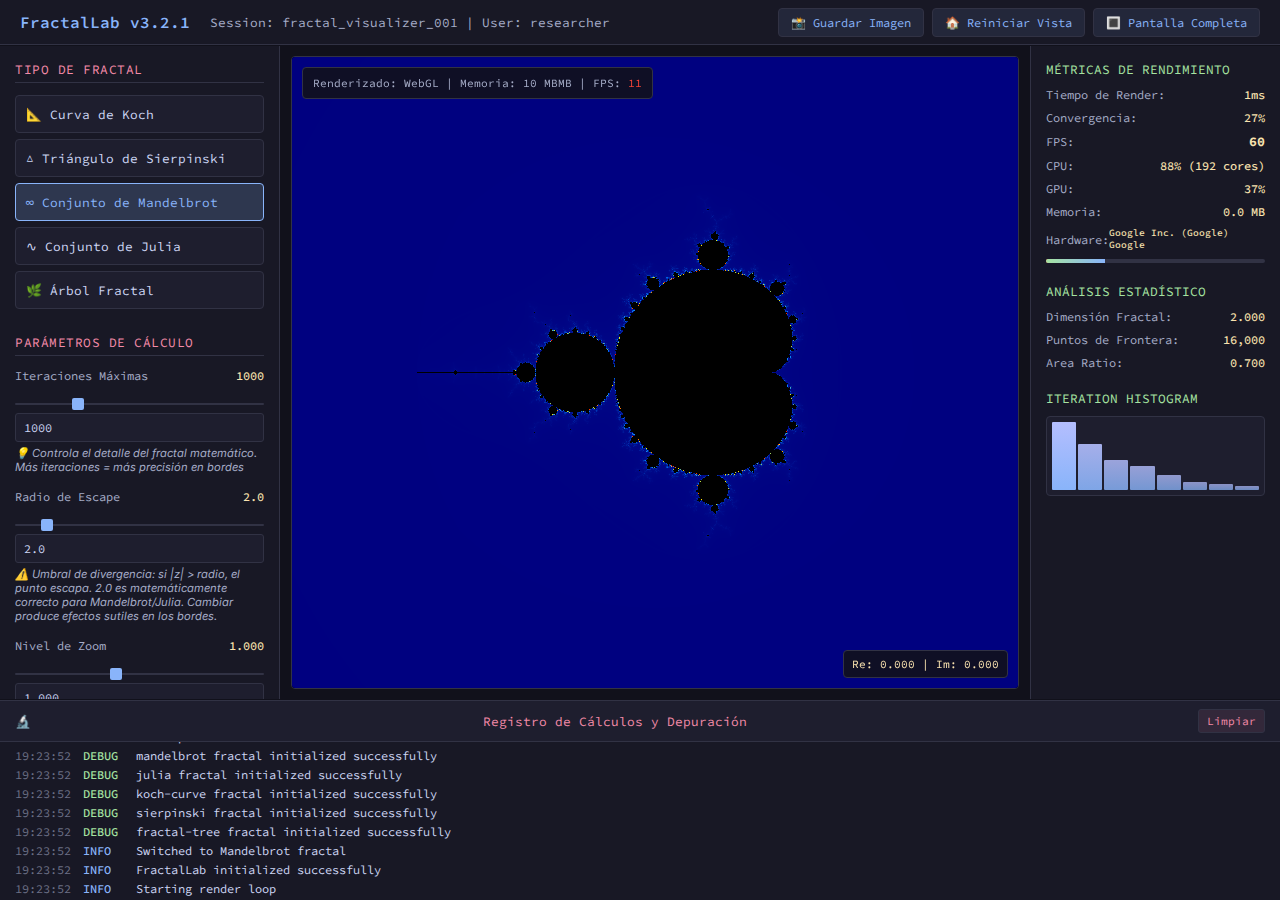
<file: index.html>
<!DOCTYPE html>
<html lang="es">
<head>
    <meta charset="UTF-8">
    <meta name="viewport" content="width=device-width, initial-scale=1.0">
    <title>FractalLab - Visualizador Interactivo de Fractales</title>
    <link rel="stylesheet" href="assets/styles/main.css">
</head>
<body>
    <div class="app-layout">
        <!-- Scientific Header -->
        <header class="header">
            <div class="header-left">
                <div class="app-title">FractalLab v3.2.1</div>
                <div class="session-info">Session: fractal_visualizer_001 | User: researcher</div>
            </div>
            <div class="header-actions">
                <button class="header-btn" id="captureBtn">📸 Guardar Imagen</button>
                <button class="header-btn" id="resetViewBtn">🏠 Reiniciar Vista</button>
                <button class="header-btn" id="fullscreenBtn">🔳 Pantalla Completa</button>
            </div>
        </header>

        <!-- Parameter Panel -->
        <aside class="params-panel">
            <div class="params-section">
                <div class="section-header">Tipo de Fractal</div>
                <div class="fractal-selector" id="fractalSelector">
                    <div class="fractal-option" data-fractal="koch-curve">
                        <span>📐</span> Curva de Koch
                    </div>
                    <div class="fractal-option" data-fractal="sierpinski">
                        <span>△</span> Triángulo de Sierpinski
                    </div>
                    <div class="fractal-option active" data-fractal="mandelbrot">
                        <span>∞</span> Conjunto de Mandelbrot
                    </div>
                    <div class="fractal-option" data-fractal="julia">
                        <span>∿</span> Conjunto de Julia
                    </div>
                    <div class="fractal-option" data-fractal="fractal-tree">
                        <span>🌿</span> Árbol Fractal
                    </div>
                </div>
            </div>

            <div class="params-section">
                <div class="section-header">Parámetros de Cálculo</div>
                
                <!-- Profundidad de Recursión - Solo para fractales geométricos -->
                <div class="param-control" id="depthControl" style="display: none;">
                    <div class="param-label">
                        Profundidad de Recursión
                        <span class="param-value" id="depth-val">1</span>
                    </div>
                    <input type="range" class="scientific-slider" min="1" max="30" value="1" id="depth">
                    <input type="text" class="param-input" value="1" id="depth-input">
                    <div class="param-hint">💡 Máx 30. Valores altos pueden bajar el rendimiento.</div>
                </div>
                
                <div class="param-control" id="iterationsControl">
                    <div class="param-label">
                        Iteraciones Máximas
                        <span class="param-value" id="iter-val">1000</span>
                    </div>
                    <input type="range" class="scientific-slider" min="50" max="4000" value="1000" id="iterations">
                    <input type="text" class="param-input" value="1000" id="iter-input">
                    <div class="param-hint">💡 Controla el detalle del fractal matemático. Más iteraciones = más precisión en bordes</div>
                </div>

                <div class="param-control" id="radiusControl">
                    <div class="param-label">
                        Radio de Escape
                        <span class="param-value" id="radius-val">2.0</span>
                    </div>
                    <input type="range" class="scientific-slider" min="1" max="10" step="0.1" value="2" id="radius">
                    <input type="text" class="param-input" value="2.0" id="radius-input">
                    <div class="param-hint">⚠️ Umbral de divergencia: si |z| > radio, el punto escapa. 2.0 es matemáticamente correcto para Mandelbrot/Julia. Cambiar produce efectos sutiles en los bordes.</div>
                </div>

                <div class="param-control">
                    <div class="param-label">
                        Nivel de Zoom
                        <span class="param-value" id="zoom-val">1.0e+0</span>
                    </div>
                    <input type="range" class="scientific-slider" min="-10" max="15" step="0.1" value="0" id="zoom">
                    <input type="text" class="param-input" value="1.0" id="zoom-input">
                </div>
            </div>

            <!-- Sección de colores eliminada -->

            <div class="params-section">
                <div class="section-header">Calidad y Rendimiento</div>
                
                <div class="param-control">
                    <div class="param-label">
                        Calidad de Renderizado
                        <span class="param-value" id="quality-val">Alto</span>
                    </div>
                    <select class="quality-select" id="quality">
                        <option value="0.25">Muy Bajo (0.25x)</option>
                        <option value="0.5">Bajo (0.5x)</option>
                        <option value="0.6">Bajo+ (0.6x)</option>
                        <option value="0.75">Medio- (0.75x)</option>
                        <option value="0.8">Medio (0.8x)</option>
                        <option value="0.9">Medio+ (0.9x)</option>
                        <option value="1.0" selected>Alto (1.0x)</option>
                        <option value="1.1">Alto+ (1.1x)</option>
                        <option value="1.25">Super (1.25x)</option>
                        <option value="1.4">Super+ (1.4x)</option>
                        <option value="1.5">Ultra (1.5x)</option>
                        <option value="1.6">Ultra+ (1.6x)</option>
                        <option value="1.75">Ultra++ (1.75x)</option>
                        <option value="2.0">Extremo (2.0x)</option>
                        <option value="2.5">Extremo+ (2.5x)</option>
                        <option value="3.0">Máximo (3.0x)</option>
                        <option value="3.5">Máximo+ (3.5x)</option>
                        <option value="4.0">Insano (4.0x)</option>
                        <option value="5.0">Overkill (5.0x)</option>
                        <option value="6.0">Anti-Pixel (6.0x)</option>
                        <option value="8.0">Zoom Extremo (8.0x)</option>
                        <option value="10.0">Zoom Insano (10.0x)</option>
                    </select>
                    <div class="param-hint">💡 Niveles altos eliminan pixelación pero consumen más GPU</div>
                </div>


            </div>

            <div class="params-section">
                <div class="section-header">Controles de Transformación</div>
                <div class="transform-matrix">
                    <button class="matrix-btn" data-action="move" data-dir="nw">↖</button>
                    <button class="matrix-btn" data-action="move" data-dir="n">↑</button>
                    <button class="matrix-btn" data-action="move" data-dir="ne">↗</button>
                    <button class="matrix-btn" data-action="move" data-dir="w">←</button>
                    <button class="matrix-btn" data-action="reset">⌂</button>
                    <button class="matrix-btn" data-action="move" data-dir="e">→</button>
                    <button class="matrix-btn" data-action="move" data-dir="sw">↙</button>
                    <button class="matrix-btn" data-action="move" data-dir="s">↓</button>
                    <button class="matrix-btn" data-action="move" data-dir="se">↘</button>
                </div>
                
                <div class="param-control" style="margin-top: 15px;">
                    <div class="param-label">Centro X</div>
                    <input type="text" class="param-input" value="-0.5" id="center-x">
                </div>
                
                <div class="param-control">
                    <div class="param-label">Centro Y</div>
                    <input type="text" class="param-input" value="0.0" id="center-y">
                </div>

                <div class="param-control">
                    <div class="param-label">
                        Rotación (°)
                        <span class="param-value" id="rotation-val">0</span>
                    </div>
                    <input type="range" class="scientific-slider" min="0" max="360" value="0" id="rotation">
                    <input type="text" class="param-input" value="0" id="rotation-input">
                </div>
            </div>

            <div class="params-section" id="juliaParams" style="display: none;">
                <div class="section-header">Parámetros del Conjunto de Julia</div>
                <div class="param-control">
                    <div class="param-label">Constante C (Real)</div>
                    <input type="text" class="param-input" value="-0.7" id="julia-c-real">
                </div>
                <div class="param-control">
                    <div class="param-label">Constante C (Imaginaria)</div>
                    <input type="text" class="param-input" value="0.27015" id="julia-c-imag">
                </div>
            </div>
        </aside>

        <!-- Canvas Area -->
        <main class="canvas-area">
            <div class="viewport">
                <canvas id="fractalCanvas" class="fractal-canvas"></canvas>
                
            <!-- Controles flotantes para modo fullscreen -->
            <div class="fullscreen-controls" id="fullscreenControls" style="display: none;">
                <button class="fullscreen-btn" id="captureFullscreenBtn" title="Guardar una imagen PNG del fractal actual">📸 Guardar Imagen</button>
                <button class="fullscreen-btn" id="resetFullscreenBtn" title="Reinicia el centro, zoom y rotación a los valores iniciales">🏠 Reiniciar Vista</button>
                <button class="fullscreen-btn" id="fullscreenToggleBtn" title="Salir del modo pantalla completa">🔲 Salir Fullscreen</button>
            </div>
            
            <div class="viewport-info">
                Renderizado: WebGL | Memoria: <span id="memoryUsage">0</span>MB | FPS: <span id="fpsCounter">60</span>
            </div>                <!-- Performance Warning for extreme zooms -->
                <div class="performance-warning" id="performanceWarning" style="display: none; position: absolute; top: 10px; right: 10px; background: rgba(255, 165, 0, 0.9); color: black; padding: 10px; border-radius: 5px; font-weight: bold; z-index: 1000;">
                    ⚠️ Zoom extremo - Renderizado lento pero sin pixelación
                </div>
                
                <!-- Zoom Tips -->
                <div class="zoom-tips" id="zoomTips" style="display: none; position: absolute; top: 50px; right: 10px; background: rgba(0, 200, 0, 0.9); color: white; padding: 10px; border-radius: 5px; font-size: 12px; z-index: 1000; max-width: 300px;">
                    <div class="tip-text">
                        💡 <strong>Tip de Zoom Infinito:</strong><br>
                        Si ves pixelación, aumenta las iteraciones manualmente.<br>
                        Más iteraciones = más detalles visibles.
                    </div>
                    <div style="margin-top: 8px;">
                        <button id="autoFixIterations" onclick="window.autoFixIterations()" style="background: #4CAF50; border: none; color: white; padding: 4px 12px; margin-right: 5px; border-radius: 3px; cursor: pointer; font-size: 11px;">🔧 Auto-Fix</button>
                        <button onclick="document.getElementById('zoomTips').style.display='none'" style="background: none; border: 1px solid white; color: white; padding: 2px 8px; border-radius: 3px; cursor: pointer; font-size: 11px;">Entendido</button>
                    </div>
                </div>
                
                <div class="coordinates" id="coords">
                    Re: 0.000 | Im: 0.000
                </div>
            </div>
        </main>

        <!-- Data Panel -->
        <aside class="data-panel">
            <div class="data-section">
                <div class="data-header">MÉTRICAS DE RENDIMIENTO</div>
                <div class="metric-item">
                    <span class="metric-label">Tiempo de Render:</span>
                    <span class="metric-value" id="renderTime">0.0ms</span>
                </div>
                <div class="metric-item">
                    <span class="metric-label">Convergencia:</span>
                    <span class="metric-value" id="convergence">85%</span>
                </div>
                <div class="metric-item">
                    <span class="metric-label">FPS:</span>
                    <span class="metric-value" id="fpsCounter" style="font-weight: bold; font-size: 1.1em;">60</span>
                </div>
                <div class="metric-item">
                    <span class="metric-label">CPU:</span>
                    <span class="metric-value" id="cpuUsage">0% (0 cores)</span>
                </div>
                <div class="metric-item">
                    <span class="metric-label">GPU:</span>
                    <span class="metric-value" id="gpuUsage">0%</span>
                </div>
                <div class="metric-item">
                    <span class="metric-label">Memoria:</span>
                    <span class="metric-value" id="memoryUsage">0.0 MB</span>
                </div>
                <div class="metric-item">
                    <span class="metric-label">Hardware:</span>
                    <span class="metric-value" id="gpuInfo" style="font-size: 0.8em;">Detectando...</span>
                </div>
                <div class="progress-bar">
                    <div class="progress-fill" id="progressFill" style="transition: width 0.3s ease, background-color 0.3s ease;"></div>
                </div>
            </div>

            <div class="data-section">
                <div class="data-header">Análisis Estadístico</div>
                <div class="metric-item">
                    <span class="metric-label">Dimensión Fractal:</span>
                    <span class="metric-value" id="fractalDimension">0.000</span>
                </div>
                <div class="metric-item">
                    <span class="metric-label">Puntos de Frontera:</span>
                    <span class="metric-value" id="boundaryPoints">0</span>
                </div>
                <div class="metric-item">
                    <span class="metric-label">Area Ratio:</span>
                    <span class="metric-value" id="areaRatio">0.000</span>
                </div>
            </div>

            <div class="data-section">
                <div class="data-header">Iteration Histogram</div>
                <div class="data-graph" id="iterationGraph">
                    <!-- Bars will be generated dynamically -->
                </div>
            </div>
        </aside>

        <!-- Console -->
        <footer class="console">
            <div class="console-header">
                <span>🔬</span>
                Registro de Cálculos y Depuración
                <button class="console-clear" id="clearConsole">Limpiar</button>
            </div>
            <div class="console-content" id="consoleContent">
                <!-- Log entries will be added dynamically -->
            </div>
        </footer>
    </div>

    <!-- Scripts -->
    <script src="src/utils/webgl-utils.js"></script>
    <script src="src/utils/math-utils.js"></script>
    <script src="src/utils/transform-utils.js"></script>
    <script src="src/fractals/base-fractal.js"></script>
    <script src="src/fractals/mandelbrot.js"></script>
    <script src="src/fractals/julia.js"></script>
    <script src="src/fractals/koch-curve.js"></script>
    <script src="src/fractals/sierpinski.js"></script>
    <script src="src/fractals/fractal-tree.js"></script>
    <script src="src/ui/controls.js"></script>
    <script src="src/ui/console.js"></script>
    <script src="src/ui/performance-monitor.js"></script>
    <script src="src/app.js"></script>
    
    <!-- Initialize Application -->
    <script>
        console.log('Starting FractalLab initialization...');
        
        // Wait for DOM to be fully loaded
        document.addEventListener('DOMContentLoaded', async () => {
            console.log('DOM loaded, initializing app...');
            
            try {
                const app = new FractalApp();
                window.fractalApp = app; // Make it globally accessible for debugging
                
                const success = await app.initialize();
                if (success) {
                    console.log('✅ FractalLab initialized successfully');
                    app.start();
                } else {
                    console.error('❌ Failed to initialize FractalLab');
                }
            } catch (error) {
                console.error('❌ Error during initialization:', error);
            }
        });
    </script>
        <script>
            // Auto-fix iterations function
            window.autoFixIterations = function() {
                if (window.app && window.app.currentFractal) {
                    const zoom = window.app.currentFractal.parameters.zoom;
                    const quality = window.app.qualitySettings.renderScale;
                    
                    // Calculate recommended iterations
                    let recommendedIterations;
                    if (zoom < 1000) {
                        recommendedIterations = Math.floor(zoom * 3 * quality);
                    } else if (zoom < 10000) {
                        recommendedIterations = Math.floor(zoom * 1.5 * quality);
                    } else {
                        recommendedIterations = Math.floor(zoom * 0.8 * quality);
                    }
                    
                    recommendedIterations = Math.min(recommendedIterations, 15000);
                    recommendedIterations = Math.max(recommendedIterations, 100);
                    
                    // Apply the fix
                    window.app.currentFractal.updateParameters({ maxIterations: recommendedIterations });
                    
                    // Update UI
                    const iterationSlider = document.getElementById('maxIterations');
                    const iterationValue = document.getElementById('iterations-val');
                    if (iterationSlider) iterationSlider.value = recommendedIterations;
                    if (iterationValue) iterationValue.textContent = recommendedIterations;
                    
                    // Hide the tip
                    document.getElementById('zoomTips').style.display = 'none';
                    
                    console.log(`🔧 Auto-fix aplicado: ${recommendedIterations} iteraciones para zoom ${zoom.toFixed(1)}x`);
                }
            };
        </script>
    </body>
</html>
</file>
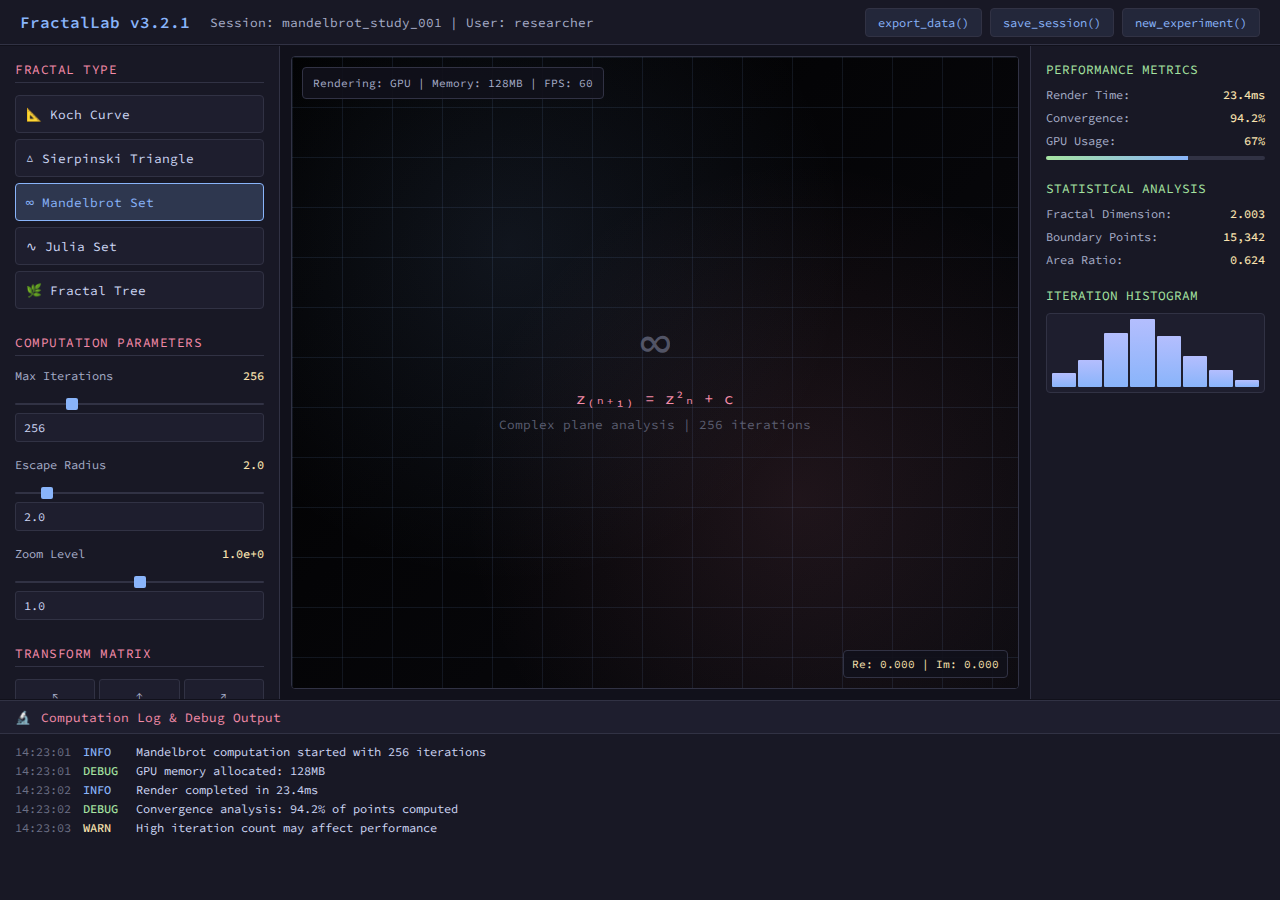
<file: app-scientific.html>
<!DOCTYPE html>
<html lang="es">
<head>
    <meta charset="UTF-8">
    <meta name="viewport" content="width=device-width, initial-scale=1.0">
    <title>FractalLab - Interfaz Científica</title>
    <style>
        @import url('https://fonts.googleapis.com/css2?family=Source+Code+Pro:wght@400;500;600&family=Inter:wght@400;500;600&display=swap');
        
        * {
            margin: 0;
            padding: 0;
            box-sizing: border-box;
        }

        body {
            font-family: 'Inter', sans-serif;
            background: #1e1e2e;
            color: #cdd6f4;
            height: 100vh;
            overflow: hidden;
        }

        .app-layout {
            display: grid;
            grid-template-areas:
                "header header header"
                "params canvas data"
                "console console console";
            grid-template-columns: 280px 1fr 250px;
            grid-template-rows: 45px 1fr 200px;
            height: 100vh;
            gap: 1px;
            background: #11111b;
        }

        /* Scientific Header */
        .header {
            grid-area: header;
            background: #181825;
            border-bottom: 1px solid #313244;
            display: flex;
            align-items: center;
            justify-content: space-between;
            padding: 0 20px;
        }

        .header-left {
            display: flex;
            align-items: center;
            gap: 20px;
        }

        .app-title {
            font-family: 'Source Code Pro', monospace;
            font-weight: 600;
            color: #89b4fa;
            font-size: 1rem;
        }

        .session-info {
            font-family: 'Source Code Pro', monospace;
            font-size: 0.8rem;
            color: #a6adc8;
        }

        .header-actions {
            display: flex;
            gap: 8px;
        }

        .header-btn {
            background: rgba(137, 180, 250, 0.1);
            border: 1px solid #313244;
            color: #89b4fa;
            padding: 6px 12px;
            font-family: 'Source Code Pro', monospace;
            font-size: 0.75rem;
            border-radius: 4px;
            cursor: pointer;
            transition: all 0.2s;
        }

        .header-btn:hover {
            background: rgba(137, 180, 250, 0.2);
            border-color: #89b4fa;
        }

        /* Parameter Panel */
        .params-panel {
            grid-area: params;
            background: #181825;
            border-right: 1px solid #313244;
            padding: 15px;
            overflow-y: auto;
        }

        .params-section {
            margin-bottom: 25px;
        }

        .section-header {
            font-family: 'Source Code Pro', monospace;
            font-size: 0.8rem;
            color: #f38ba8;
            text-transform: uppercase;
            letter-spacing: 0.5px;
            margin-bottom: 12px;
            padding-bottom: 5px;
            border-bottom: 1px solid #313244;
        }

        .fractal-selector {
            display: flex;
            flex-direction: column;
            gap: 6px;
        }

        .fractal-option {
            background: #1e1e2e;
            border: 1px solid #313244;
            color: #cdd6f4;
            padding: 10px;
            border-radius: 4px;
            cursor: pointer;
            transition: all 0.2s;
            font-family: 'Source Code Pro', monospace;
            font-size: 0.8rem;
            display: flex;
            align-items: center;
            gap: 8px;
        }

        .fractal-option:hover {
            border-color: #89b4fa;
            background: rgba(137, 180, 250, 0.1);
        }

        .fractal-option.active {
            background: rgba(137, 180, 250, 0.2);
            border-color: #89b4fa;
            color: #89b4fa;
        }

        .param-control {
            margin-bottom: 15px;
        }

        .param-label {
            font-family: 'Source Code Pro', monospace;
            font-size: 0.75rem;
            color: #a6adc8;
            margin-bottom: 6px;
            display: flex;
            justify-content: space-between;
            align-items: center;
        }

        .param-value {
            color: #f9e2af;
            font-weight: 500;
        }

        .scientific-slider {
            width: 100%;
            height: 2px;
            background: #313244;
            border-radius: 1px;
            outline: none;
            -webkit-appearance: none;
            appearance: none;
        }

        .scientific-slider::-webkit-slider-thumb {
            appearance: none;
            width: 12px;
            height: 12px;
            background: #89b4fa;
            border-radius: 2px;
            cursor: pointer;
        }

        .param-input {
            background: #1e1e2e;
            border: 1px solid #313244;
            color: #cdd6f4;
            padding: 6px 8px;
            border-radius: 3px;
            font-family: 'Source Code Pro', monospace;
            font-size: 0.75rem;
            width: 100%;
            margin-top: 4px;
        }

        .param-input:focus {
            outline: none;
            border-color: #89b4fa;
        }

        .transform-matrix {
            display: grid;
            grid-template-columns: 1fr 1fr 1fr;
            gap: 4px;
        }

        .matrix-btn {
            background: #1e1e2e;
            border: 1px solid #313244;
            color: #a6adc8;
            padding: 8px 4px;
            border-radius: 3px;
            cursor: pointer;
            font-family: 'Source Code Pro', monospace;
            font-size: 0.7rem;
            transition: all 0.2s;
        }

        .matrix-btn:hover {
            background: rgba(137, 180, 250, 0.1);
            border-color: #89b4fa;
            color: #89b4fa;
        }

        /* Canvas Area */
        .canvas-area {
            grid-area: canvas;
            background: #11111b;
            position: relative;
            display: flex;
            align-items: center;
            justify-content: center;
        }

        .viewport {
            width: calc(100% - 20px);
            height: calc(100% - 20px);
            background: #000000;
            border: 1px solid #313244;
            border-radius: 4px;
            position: relative;
            overflow: hidden;
        }

        .fractal-display {
            width: 100%;
            height: 100%;
            background: 
                radial-gradient(circle at 30% 30%, rgba(137, 180, 250, 0.1) 0%, transparent 50%),
                radial-gradient(circle at 70% 70%, rgba(243, 139, 168, 0.1) 0%, transparent 50%),
                linear-gradient(135deg, #000000 0%, #0a0a0f 100%);
            display: flex;
            align-items: center;
            justify-content: center;
            position: relative;
        }

        .grid-overlay {
            position: absolute;
            top: 0;
            left: 0;
            width: 100%;
            height: 100%;
            background-image: 
                linear-gradient(rgba(137, 180, 250, 0.1) 1px, transparent 1px),
                linear-gradient(90deg, rgba(137, 180, 250, 0.1) 1px, transparent 1px);
            background-size: 50px 50px;
            pointer-events: none;
        }

        .fractal-preview {
            text-align: center;
            color: #6c7086;
            font-family: 'Source Code Pro', monospace;
        }

        .preview-icon {
            font-size: 3rem;
            margin-bottom: 15px;
            opacity: 0.7;
        }

        .preview-equation {
            font-size: 1rem;
            margin-bottom: 8px;
            color: #f38ba8;
        }

        .preview-stats {
            font-size: 0.8rem;
            opacity: 0.8;
        }

        .viewport-info {
            position: absolute;
            top: 10px;
            left: 10px;
            background: rgba(17, 17, 27, 0.9);
            padding: 8px 10px;
            border-radius: 4px;
            font-family: 'Source Code Pro', monospace;
            font-size: 0.7rem;
            color: #a6adc8;
            border: 1px solid #313244;
        }

        .coordinates {
            position: absolute;
            bottom: 10px;
            right: 10px;
            background: rgba(17, 17, 27, 0.9);
            padding: 6px 8px;
            border-radius: 4px;
            font-family: 'Source Code Pro', monospace;
            font-size: 0.7rem;
            color: #f9e2af;
            border: 1px solid #313244;
        }

        /* Data Panel */
        .data-panel {
            grid-area: data;
            background: #181825;
            border-left: 1px solid #313244;
            padding: 15px;
            overflow-y: auto;
        }

        .data-section {
            margin-bottom: 20px;
        }

        .data-header {
            font-family: 'Source Code Pro', monospace;
            font-size: 0.8rem;
            color: #a6e3a1;
            margin-bottom: 10px;
            text-transform: uppercase;
        }

        .metric-item {
            display: flex;
            justify-content: space-between;
            align-items: center;
            margin-bottom: 8px;
            font-family: 'Source Code Pro', monospace;
            font-size: 0.75rem;
        }

        .metric-label {
            color: #a6adc8;
        }

        .metric-value {
            color: #f9e2af;
            font-weight: 500;
        }

        .progress-bar {
            width: 100%;
            height: 4px;
            background: #313244;
            border-radius: 2px;
            overflow: hidden;
            margin: 8px 0;
        }

        .progress-fill {
            height: 100%;
            background: linear-gradient(90deg, #a6e3a1, #89b4fa);
            width: 65%;
            transition: width 0.3s;
        }

        .data-graph {
            background: #1e1e2e;
            border: 1px solid #313244;
            border-radius: 4px;
            height: 80px;
            display: flex;
            align-items: end;
            padding: 5px;
            gap: 2px;
        }

        .graph-bar {
            flex: 1;
            background: linear-gradient(to top, #89b4fa, #b4befe);
            border-radius: 1px;
        }

        /* Console */
        .console {
            grid-area: console;
            background: #181825;
            border-top: 1px solid #313244;
            display: flex;
            flex-direction: column;
        }

        .console-header {
            background: #1e1e2e;
            border-bottom: 1px solid #313244;
            padding: 8px 15px;
            font-family: 'Source Code Pro', monospace;
            font-size: 0.8rem;
            color: #f38ba8;
            display: flex;
            align-items: center;
            gap: 10px;
        }

        .console-content {
            flex: 1;
            padding: 10px 15px;
            overflow-y: auto;
            font-family: 'Source Code Pro', monospace;
            font-size: 0.75rem;
        }

        .log-entry {
            margin-bottom: 4px;
            display: flex;
            gap: 8px;
        }

        .log-time {
            color: #6c7086;
            min-width: 60px;
        }

        .log-level {
            min-width: 45px;
            font-weight: 500;
        }

        .log-level.info { color: #89b4fa; }
        .log-level.warn { color: #f9e2af; }
        .log-level.error { color: #f38ba8; }
        .log-level.debug { color: #a6e3a1; }

        .log-message {
            color: #cdd6f4;
        }

        /* Responsive */
        @media (max-width: 1200px) {
            .app-layout {
                grid-template-columns: 250px 1fr 220px;
            }
        }
    </style>
</head>
<body>
    <div class="app-layout">
        <!-- Scientific Header -->
        <header class="header">
            <div class="header-left">
                <div class="app-title">FractalLab v3.2.1</div>
                <div class="session-info">Session: mandelbrot_study_001 | User: researcher</div>
            </div>
            <div class="header-actions">
                <button class="header-btn">export_data()</button>
                <button class="header-btn">save_session()</button>
                <button class="header-btn">new_experiment()</button>
            </div>
        </header>

        <!-- Parameter Panel -->
        <aside class="params-panel">
            <div class="params-section">
                <div class="section-header">Fractal Type</div>
                <div class="fractal-selector">
                    <div class="fractal-option">
                        <span>📐</span> Koch Curve
                    </div>
                    <div class="fractal-option">
                        <span>△</span> Sierpinski Triangle
                    </div>
                    <div class="fractal-option active">
                        <span>∞</span> Mandelbrot Set
                    </div>
                    <div class="fractal-option">
                        <span>∿</span> Julia Set
                    </div>
                    <div class="fractal-option">
                        <span>🌿</span> Fractal Tree
                    </div>
                </div>
            </div>

            <div class="params-section">
                <div class="section-header">Computation Parameters</div>
                
                <div class="param-control">
                    <div class="param-label">
                        Max Iterations
                        <span class="param-value" id="iter-val">256</span>
                    </div>
                    <input type="range" class="scientific-slider" min="50" max="1000" value="256" id="iterations">
                    <input type="text" class="param-input" value="256" id="iter-input">
                </div>

                <div class="param-control">
                    <div class="param-label">
                        Escape Radius
                        <span class="param-value" id="radius-val">2.0</span>
                    </div>
                    <input type="range" class="scientific-slider" min="1" max="10" step="0.1" value="2" id="radius">
                    <input type="text" class="param-input" value="2.0" id="radius-input">
                </div>

                <div class="param-control">
                    <div class="param-label">
                        Zoom Level
                        <span class="param-value" id="zoom-val">1.0e+0</span>
                    </div>
                    <input type="range" class="scientific-slider" min="-5" max="5" step="0.1" value="0" id="zoom">
                    <input type="text" class="param-input" value="1.0" id="zoom-input">
                </div>
            </div>

            <div class="params-section">
                <div class="section-header">Transform Matrix</div>
                <div class="transform-matrix">
                    <button class="matrix-btn">↖</button>
                    <button class="matrix-btn">↑</button>
                    <button class="matrix-btn">↗</button>
                    <button class="matrix-btn">←</button>
                    <button class="matrix-btn">⌂</button>
                    <button class="matrix-btn">→</button>
                    <button class="matrix-btn">↙</button>
                    <button class="matrix-btn">↓</button>
                    <button class="matrix-btn">↘</button>
                </div>
                
                <div class="param-control" style="margin-top: 15px;">
                    <div class="param-label">Center X</div>
                    <input type="text" class="param-input" value="-0.5" id="center-x">
                </div>
                
                <div class="param-control">
                    <div class="param-label">Center Y</div>
                    <input type="text" class="param-input" value="0.0" id="center-y">
                </div>
            </div>
        </aside>

        <!-- Canvas Area -->
        <main class="canvas-area">
            <div class="viewport">
                <div class="fractal-display">
                    <div class="grid-overlay"></div>
                    <div class="fractal-preview">
                        <div class="preview-icon">∞</div>
                        <div class="preview-equation">z₍ₙ₊₁₎ = z²ₙ + c</div>
                        <div class="preview-stats">Complex plane analysis | 256 iterations</div>
                    </div>
                </div>
                
                <div class="viewport-info">
                    Rendering: GPU | Memory: 128MB | FPS: 60
                </div>
                
                <div class="coordinates" id="coords">
                    Re: 0.000 | Im: 0.000
                </div>
            </div>
        </main>

        <!-- Data Panel -->
        <aside class="data-panel">
            <div class="data-section">
                <div class="data-header">Performance Metrics</div>
                <div class="metric-item">
                    <span class="metric-label">Render Time:</span>
                    <span class="metric-value">23.4ms</span>
                </div>
                <div class="metric-item">
                    <span class="metric-label">Convergence:</span>
                    <span class="metric-value">94.2%</span>
                </div>
                <div class="metric-item">
                    <span class="metric-label">GPU Usage:</span>
                    <span class="metric-value">67%</span>
                </div>
                <div class="progress-bar">
                    <div class="progress-fill"></div>
                </div>
            </div>

            <div class="data-section">
                <div class="data-header">Statistical Analysis</div>
                <div class="metric-item">
                    <span class="metric-label">Fractal Dimension:</span>
                    <span class="metric-value">2.003</span>
                </div>
                <div class="metric-item">
                    <span class="metric-label">Boundary Points:</span>
                    <span class="metric-value">15,342</span>
                </div>
                <div class="metric-item">
                    <span class="metric-label">Area Ratio:</span>
                    <span class="metric-value">0.624</span>
                </div>
            </div>

            <div class="data-section">
                <div class="data-header">Iteration Histogram</div>
                <div class="data-graph">
                    <div class="graph-bar" style="height: 20%"></div>
                    <div class="graph-bar" style="height: 40%"></div>
                    <div class="graph-bar" style="height: 80%"></div>
                    <div class="graph-bar" style="height: 100%"></div>
                    <div class="graph-bar" style="height: 75%"></div>
                    <div class="graph-bar" style="height: 45%"></div>
                    <div class="graph-bar" style="height: 25%"></div>
                    <div class="graph-bar" style="height: 10%"></div>
                </div>
            </div>
        </aside>

        <!-- Console -->
        <footer class="console">
            <div class="console-header">
                <span>🔬</span>
                Computation Log & Debug Output
            </div>
            <div class="console-content">
                <div class="log-entry">
                    <span class="log-time">14:23:01</span>
                    <span class="log-level info">INFO</span>
                    <span class="log-message">Mandelbrot computation started with 256 iterations</span>
                </div>
                <div class="log-entry">
                    <span class="log-time">14:23:01</span>
                    <span class="log-level debug">DEBUG</span>
                    <span class="log-message">GPU memory allocated: 128MB</span>
                </div>
                <div class="log-entry">
                    <span class="log-time">14:23:02</span>
                    <span class="log-level info">INFO</span>
                    <span class="log-message">Render completed in 23.4ms</span>
                </div>
                <div class="log-entry">
                    <span class="log-time">14:23:02</span>
                    <span class="log-level debug">DEBUG</span>
                    <span class="log-message">Convergence analysis: 94.2% of points computed</span>
                </div>
                <div class="log-entry">
                    <span class="log-time">14:23:03</span>
                    <span class="log-level warn">WARN</span>
                    <span class="log-message">High iteration count may affect performance</span>
                </div>
            </div>
        </footer>
    </div>

    <script>
        // Fractal selection
        document.querySelectorAll('.fractal-option').forEach(option => {
            option.addEventListener('click', function() {
                document.querySelector('.fractal-option.active').classList.remove('active');
                this.classList.add('active');
                updateEquation();
                addLogEntry('info', `Switched to ${this.textContent.trim()}`);
            });
        });

        // Parameter sliders with scientific notation
        function setupScientificSlider(sliderId, displayId, inputId, formatter) {
            const slider = document.getElementById(sliderId);
            const display = document.getElementById(displayId);
            const input = document.getElementById(inputId);
            
            slider.addEventListener('input', function() {
                const value = formatter(this.value);
                display.textContent = value;
                input.value = value;
                updatePreview();
            });
            
            input.addEventListener('change', function() {
                const value = parseFloat(this.value);
                if (!isNaN(value)) {
                    display.textContent = formatter(value);
                    addLogEntry('debug', `Parameter updated: ${inputId} = ${value}`);
                }
            });
        }

        setupScientificSlider('iterations', 'iter-val', 'iter-input', val => val);
        setupScientificSlider('radius', 'radius-val', 'radius-input', val => parseFloat(val).toFixed(1));
        setupScientificSlider('zoom', 'zoom-val', 'zoom-input', val => {
            const zoom = Math.pow(10, val);
            return zoom < 0.01 ? zoom.toExponential(1) : zoom.toFixed(zoom < 1 ? 3 : 1);
        });

        // Transform matrix
        document.querySelectorAll('.matrix-btn').forEach(btn => {
            btn.addEventListener('click', function() {
                this.style.background = 'rgba(137, 180, 250, 0.3)';
                setTimeout(() => {
                    this.style.background = '';
                }, 200);
                addLogEntry('debug', `Transform applied: ${this.textContent}`);
            });
        });

        // Mouse tracking with complex coordinates
        document.querySelector('.fractal-display').addEventListener('mousemove', function(e) {
            const rect = this.getBoundingClientRect();
            const x = (e.clientX - rect.left) / rect.width;
            const y = (e.clientY - rect.top) / rect.height;
            
            // Convert to complex plane coordinates
            const re = (x - 0.5) * 4 - 0.5;
            const im = (0.5 - y) * 4;
            
            document.getElementById('coords').textContent = 
                `Re: ${re.toFixed(3)} | Im: ${im.toFixed(3)}`;
        });

        function updateEquation() {
            const active = document.querySelector('.fractal-option.active').textContent;
            const equations = {
                'Koch Curve': 'L → L+R++R-L--LL-R+',
                'Sierpinski Triangle': 'A → B-A-B, B → A+B+A',
                'Mandelbrot Set': 'z₍ₙ₊₁₎ = z²ₙ + c',
                'Julia Set': 'z₍ₙ₊₁₎ = z²ₙ + c (fixed c)',
                'Fractal Tree': 'θ = 30°, L → L[+L][-L]'
            };
            
            document.querySelector('.preview-equation').textContent = 
                equations[active.trim()] || 'Custom equation';
        }

        function updatePreview() {
            const iterations = document.getElementById('iterations').value;
            const zoom = document.getElementById('zoom-val').textContent;
            
            document.querySelector('.preview-stats').textContent = 
                `Complex plane analysis | ${iterations} iterations | Zoom: ${zoom}`;
        }

        function addLogEntry(level, message) {
            const console = document.querySelector('.console-content');
            const time = new Date().toLocaleTimeString('en-GB');
            
            const entry = document.createElement('div');
            entry.className = 'log-entry';
            entry.innerHTML = `
                <span class="log-time">${time}</span>
                <span class="log-level ${level}">${level.toUpperCase()}</span>
                <span class="log-message">${message}</span>
            `;
            
            console.appendChild(entry);
            console.scrollTop = console.scrollHeight;
            
            // Keep only last 20 entries
            if (console.children.length > 20) {
                console.removeChild(console.firstChild);
            }
        }

        // Simulate real-time data updates
        setInterval(() => {
            const renderTime = (Math.random() * 10 + 20).toFixed(1);
            const convergence = (Math.random() * 5 + 90).toFixed(1);
            const gpuUsage = Math.floor(Math.random() * 30 + 50);
            
            document.querySelectorAll('.metric-value')[0].textContent = renderTime + 'ms';
            document.querySelectorAll('.metric-value')[1].textContent = convergence + '%';
            document.querySelectorAll('.metric-value')[2].textContent = gpuUsage + '%';
            
            document.querySelector('.progress-fill').style.width = convergence + '%';
        }, 2000);
    </script>
</body>
</html>
</file>
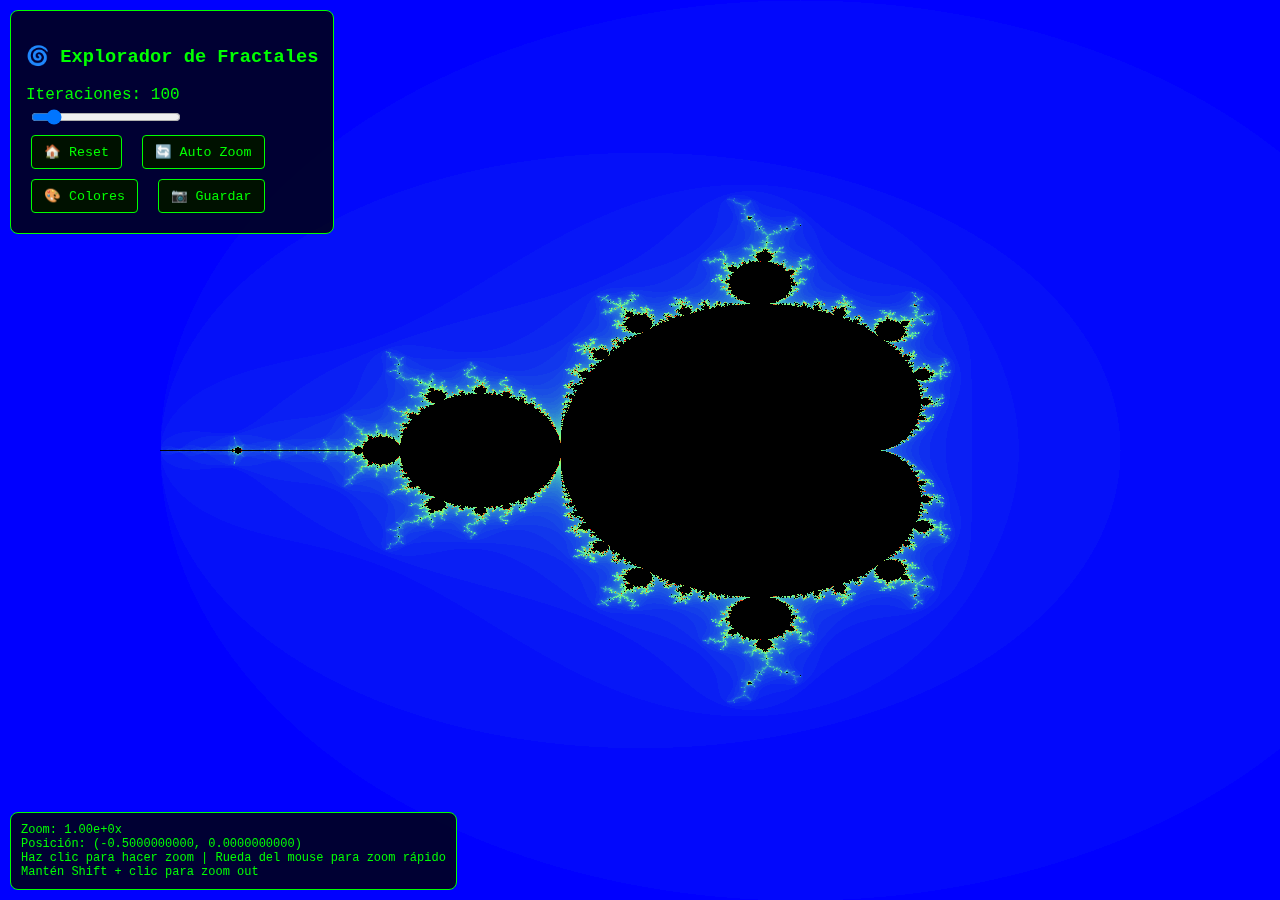
<file: ejemplo.html>
<!DOCTYPE html>
<html lang="es">
<head>
    <meta charset="UTF-8">
    <meta name="viewport" content="width=device-width, initial-scale=1.0">
    <title>Explorador de Fractales - Zoom Infinito</title>
    <style>
        body {
            margin: 0;
            padding: 0;
            background: #000;
            font-family: 'Courier New', monospace;
            color: #00ff00;
            overflow: hidden;
        }
        
        #container {
            position: relative;
            width: 100vw;
            height: 100vh;
        }
        
        #canvas {
            display: block;
            cursor: crosshair;
        }
        
        #controls {
            position: absolute;
            top: 10px;
            left: 10px;
            background: rgba(0, 0, 0, 0.8);
            padding: 15px;
            border-radius: 8px;
            border: 1px solid #00ff00;
            z-index: 100;
        }
        
        #info {
            position: absolute;
            bottom: 10px;
            left: 10px;
            background: rgba(0, 0, 0, 0.8);
            padding: 10px;
            border-radius: 8px;
            border: 1px solid #00ff00;
            font-size: 12px;
        }
        
        button {
            background: #001100;
            color: #00ff00;
            border: 1px solid #00ff00;
            padding: 8px 12px;
            margin: 5px;
            border-radius: 4px;
            cursor: pointer;
            font-family: inherit;
        }
        
        button:hover {
            background: #002200;
        }
        
        input[type="range"] {
            width: 150px;
            margin: 5px;
        }
        
        .loading {
            position: absolute;
            top: 50%;
            left: 50%;
            transform: translate(-50%, -50%);
            font-size: 18px;
            color: #00ff00;
            z-index: 200;
        }
    </style>
</head>
<body>
    <div id="container">
        <canvas id="canvas"></canvas>
        
        <div id="controls">
            <h3>🌀 Explorador de Fractales</h3>
            <div>
                <label>Iteraciones: <span id="iterValue">100</span></label><br>
                <input type="range" id="iterations" min="50" max="500" value="100">
            </div>
            <div>
                <button onclick="resetView()">🏠 Reset</button>
                <button onclick="toggleAutoZoom()">🔄 Auto Zoom</button>
            </div>
            <div>
                <button onclick="changeColorScheme()">🎨 Colores</button>
                <button onclick="saveImage()">📷 Guardar</button>
            </div>
        </div>
        
        <div id="info">
            <div>Zoom: <span id="zoomLevel">1x</span></div>
            <div>Posición: (<span id="posX">0</span>, <span id="posY">0</span>)</div>
            <div>Haz clic para hacer zoom | Rueda del mouse para zoom rápido</div>
            <div>Mantén Shift + clic para zoom out</div>
        </div>
        
        <div id="loading" class="loading" style="display: none;">Generando fractal...</div>
    </div>

    <script>
        const canvas = document.getElementById('canvas');
        const ctx = canvas.getContext('2d');
        const loadingDiv = document.getElementById('loading');
        
        // Variables del fractal
        let width, height;
        let centerX = -0.5, centerY = 0;
        let zoom = 1;
        let maxIterations = 100;
        let colorScheme = 0;
        let autoZoomActive = false;
        let autoZoomInterval;
        
        // Esquemas de color
        const colorSchemes = [
            // Clásico verde-azul
            (iter, max) => {
                if (iter === max) return [0, 0, 0];
                const t = iter / max;
                return [
                    Math.floor(t * 255),
                    Math.floor(Math.sin(t * Math.PI) * 255),
                    Math.floor((1-t) * 255)
                ];
            },
            // Fuego
            (iter, max) => {
                if (iter === max) return [0, 0, 0];
                const t = iter / max;
                return [
                    Math.floor(255 * Math.min(1, t * 2)),
                    Math.floor(255 * Math.max(0, t * 2 - 1)),
                    Math.floor(255 * Math.max(0, t * 3 - 2))
                ];
            },
            // Oceánico
            (iter, max) => {
                if (iter === max) return [0, 0, 0];
                const t = iter / max;
                return [
                    Math.floor(20 + t * 100),
                    Math.floor(50 + t * 150),
                    Math.floor(100 + t * 155)
                ];
            },
            // Psicodélico
            (iter, max) => {
                if (iter === max) return [0, 0, 0];
                const t = iter / max * 6;
                return [
                    Math.floor(128 + 127 * Math.sin(t)),
                    Math.floor(128 + 127 * Math.sin(t + 2)),
                    Math.floor(128 + 127 * Math.sin(t + 4))
                ];
            }
        ];
        
        function initCanvas() {
            width = canvas.width = window.innerWidth;
            height = canvas.height = window.innerHeight;
            drawFractal();
        }
        
        function mandelbrot(x, y) {
            let real = x;
            let imag = y;
            let iterations = 0;
            
            while (iterations < maxIterations) {
                const realSq = real * real;
                const imagSq = imag * imag;
                
                if (realSq + imagSq > 4) break;
                
                const newReal = realSq - imagSq + x;
                imag = 2 * real * imag + y;
                real = newReal;
                iterations++;
            }
            
            return iterations;
        }
        
        function drawFractal() {
            loadingDiv.style.display = 'block';
            
            // Usar setTimeout para no bloquear la UI
            setTimeout(() => {
                const imageData = ctx.createImageData(width, height);
                const data = imageData.data;
                
                const scale = 4 / zoom;
                const offsetX = centerX - scale / 2;
                const offsetY = centerY - scale / 2;
                
                for (let py = 0; py < height; py++) {
                    for (let px = 0; px < width; px++) {
                        const x = offsetX + (px / width) * scale;
                        const y = offsetY + (py / height) * scale;
                        
                        const iterations = mandelbrot(x, y);
                        const [r, g, b] = colorSchemes[colorScheme](iterations, maxIterations);
                        
                        const index = (py * width + px) * 4;
                        data[index] = r;     // Red
                        data[index + 1] = g; // Green
                        data[index + 2] = b; // Blue
                        data[index + 3] = 255; // Alpha
                    }
                }
                
                ctx.putImageData(imageData, 0, 0);
                updateInfo();
                loadingDiv.style.display = 'none';
            }, 10);
        }
        
        function updateInfo() {
            document.getElementById('zoomLevel').textContent = zoom.toExponential(2) + 'x';
            document.getElementById('posX').textContent = centerX.toFixed(10);
            document.getElementById('posY').textContent = centerY.toFixed(10);
        }
        
        function screenToComplex(screenX, screenY) {
            const scale = 4 / zoom;
            const x = centerX - scale / 2 + (screenX / width) * scale;
            const y = centerY - scale / 2 + (screenY / height) * scale;
            return [x, y];
        }
        
        // Event listeners
        canvas.addEventListener('click', (e) => {
            const rect = canvas.getBoundingClientRect();
            const x = e.clientX - rect.left;
            const y = e.clientY - rect.top;
            
            const [newCenterX, newCenterY] = screenToComplex(x, y);
            centerX = newCenterX;
            centerY = newCenterY;
            
            if (e.shiftKey) {
                zoom /= 2; // Zoom out
            } else {
                zoom *= 2; // Zoom in
            }
            
            drawFractal();
        });
        
        canvas.addEventListener('wheel', (e) => {
            e.preventDefault();
            const rect = canvas.getBoundingClientRect();
            const x = e.clientX - rect.left;
            const y = e.clientY - rect.top;
            
            const [newCenterX, newCenterY] = screenToComplex(x, y);
            centerX = newCenterX;
            centerY = newCenterY;
            
            if (e.deltaY < 0) {
                zoom *= 1.5; // Zoom in
            } else {
                zoom /= 1.5; // Zoom out
            }
            
            drawFractal();
        });
        
        document.getElementById('iterations').addEventListener('input', (e) => {
            maxIterations = parseInt(e.target.value);
            document.getElementById('iterValue').textContent = maxIterations;
            drawFractal();
        });
        
        function resetView() {
            centerX = -0.5;
            centerY = 0;
            zoom = 1;
            drawFractal();
        }
        
        function toggleAutoZoom() {
            if (autoZoomActive) {
                clearInterval(autoZoomInterval);
                autoZoomActive = false;
            } else {
                autoZoomActive = true;
                autoZoomInterval = setInterval(() => {
                    zoom *= 1.1;
                    drawFractal();
                }, 200);
            }
        }
        
        function changeColorScheme() {
            colorScheme = (colorScheme + 1) % colorSchemes.length;
            drawFractal();
        }
        
        function saveImage() {
            const link = document.createElement('a');
            link.download = `fractal_zoom_${zoom.toExponential(2)}.png`;
            link.href = canvas.toDataURL();
            link.click();
        }
        
        // Teclado para navegación
        document.addEventListener('keydown', (e) => {
            const step = 0.1 / zoom;
            switch(e.key) {
                case 'ArrowUp': centerY -= step; drawFractal(); break;
                case 'ArrowDown': centerY += step; drawFractal(); break;
                case 'ArrowLeft': centerX -= step; drawFractal(); break;
                case 'ArrowRight': centerX += step; drawFractal(); break;
                case '+': zoom *= 1.5; drawFractal(); break;
                case '-': zoom /= 1.5; drawFractal(); break;
                case 'r': resetView(); break;
                case 'c': changeColorScheme(); break;
            }
        });
        
        window.addEventListener('resize', () => {
            initCanvas();
        });
        
        // Inicializar
        initCanvas();
    </script>
</body>
</file>
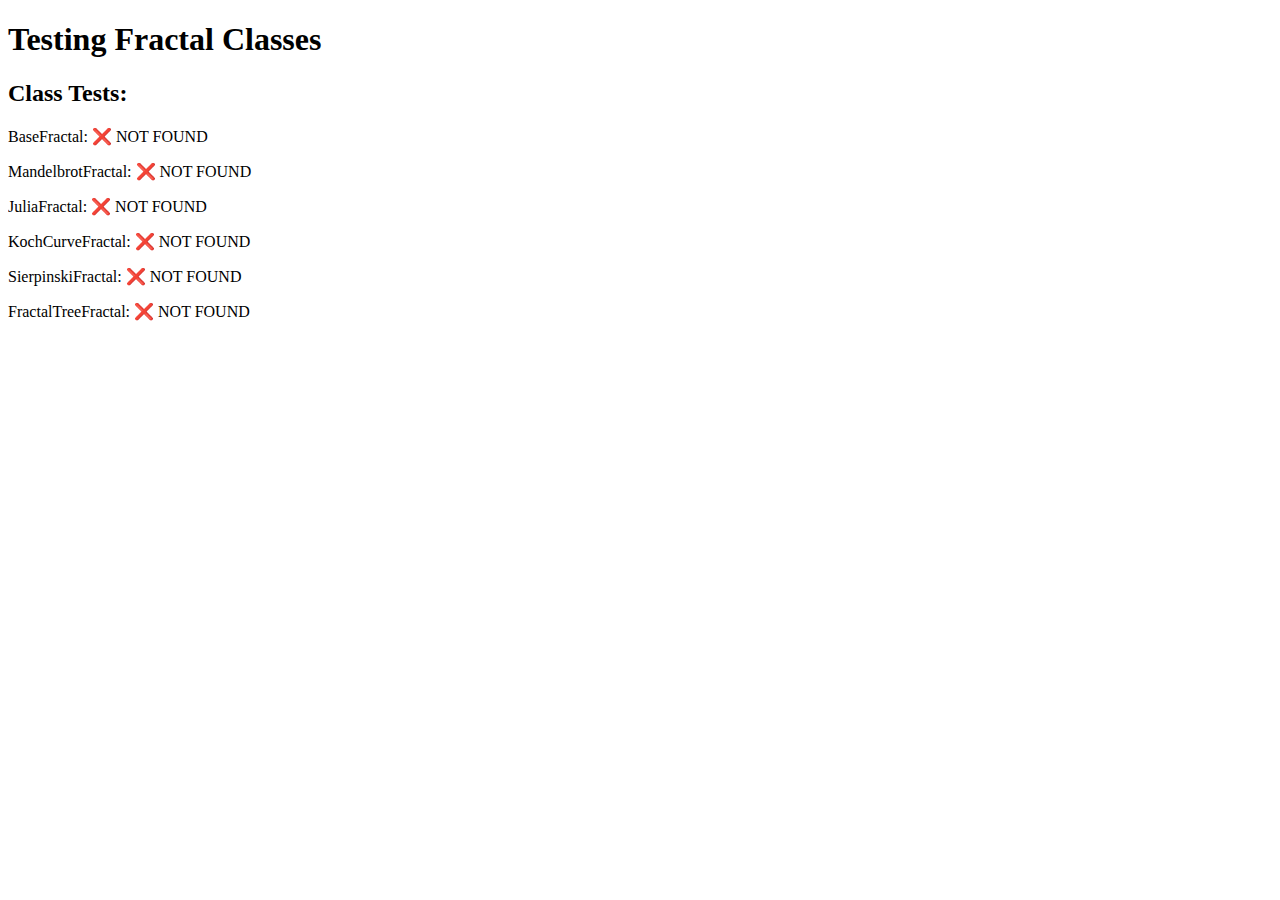
<file: test-classes.html>
<!DOCTYPE html>
<html>
<head>
    <title>Test Classes</title>
</head>
<body>
    <h1>Testing Fractal Classes</h1>
    <div id="results"></div>

    <!-- Scripts in order -->
    <script src="src/utils/webgl-utils.js"></script>
    <script src="src/utils/math-utils.js"></script>
    <script src="src/utils/transform-utils.js"></script>
    <script src="src/fractals/base-fractal.js"></script>
    <script src="src/fractals/mandelbrot.js"></script>
    <script src="src/fractals/julia.js"></script>
    <script src="src/fractals/koch-curve.js"></script>
    <script src="src/fractals/sierpinski.js"></script>
    <script src="src/fractals/fractal-tree.js"></script>

    <script>
        const results = document.getElementById('results');
        
        function testClass(name, className) {
            try {
                const exists = typeof window[className] === 'function';
                results.innerHTML += `<p>${name}: ${exists ? '✅ OK' : '❌ NOT FOUND'}</p>`;
                
                if (exists) {
                    console.log(`${name} class found:`, window[className]);
                } else {
                    console.error(`${name} class not found`);
                }
            } catch (error) {
                results.innerHTML += `<p>${name}: ❌ ERROR - ${error.message}</p>`;
                console.error(`Error testing ${name}:`, error);
            }
        }

        window.addEventListener('load', () => {
            results.innerHTML += '<h2>Class Tests:</h2>';
            
            testClass('BaseFractal', 'BaseFractal');
            testClass('MandelbrotFractal', 'MandelbrotFractal');
            testClass('JuliaFractal', 'JuliaFractal');
            testClass('KochCurveFractal', 'KochCurveFractal');
            testClass('SierpinskiFractal', 'SierpinskiFractal');
            testClass('FractalTreeFractal', 'FractalTreeFractal');
            
            // List all available classes
            console.log('All window properties with "Fractal":', 
                Object.keys(window).filter(key => key.includes('Fractal')));
        });
    </script>
</body>
</html>
</file>
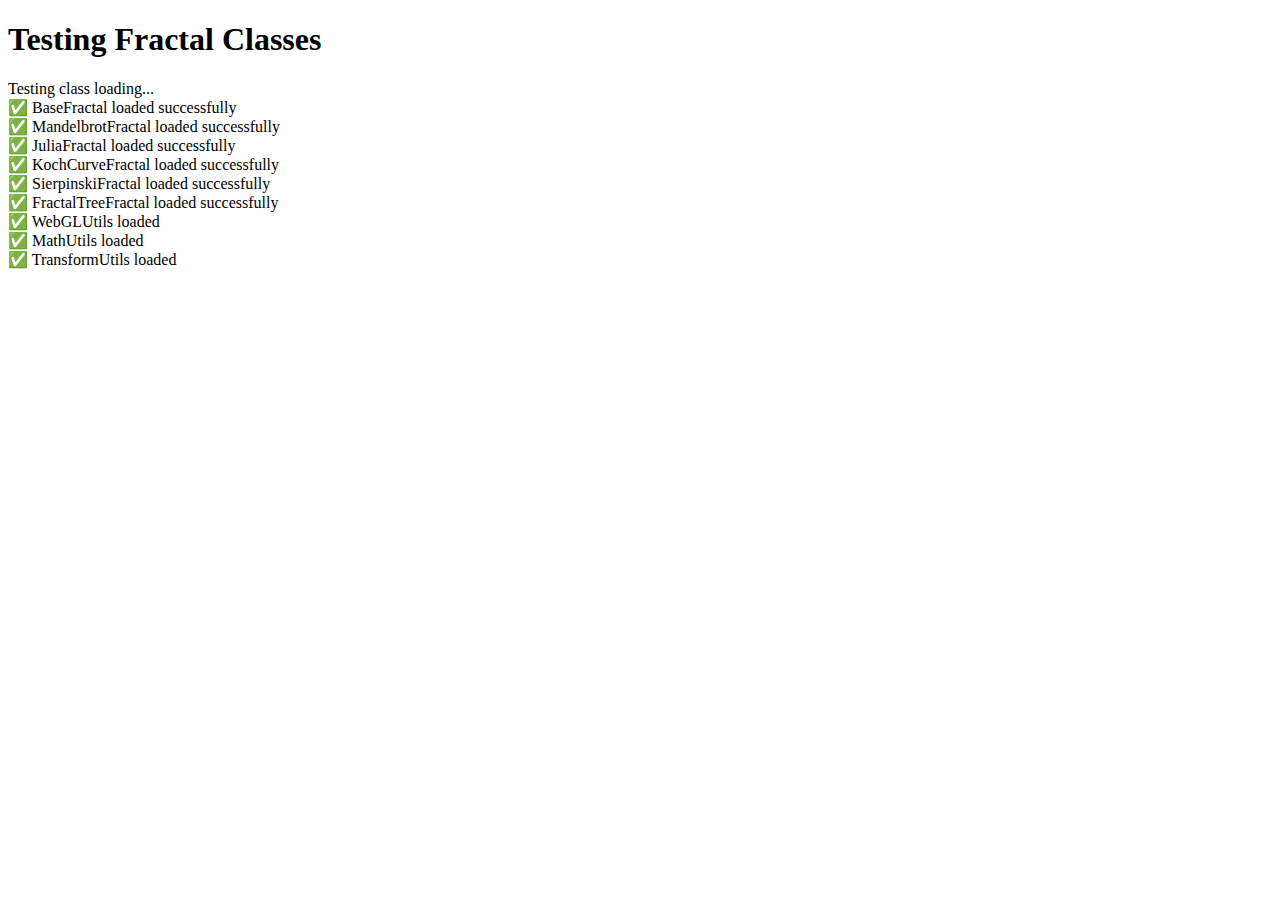
<file: test-fractals.html>
<!DOCTYPE html>
<html>
<head>
    <title>Test Fractals Loading</title>
</head>
<body>
    <h1>Testing Fractal Classes</h1>
    <div id="output"></div>

    <!-- Load scripts in order -->
    <script src="src/utils/webgl-utils.js"></script>
    <script src="src/utils/math-utils.js"></script>
    <script src="src/utils/transform-utils.js"></script>
    <script src="src/fractals/base-fractal.js"></script>
    <script src="src/fractals/mandelbrot.js"></script>
    <script src="src/fractals/julia.js"></script>
    <script src="src/fractals/koch-curve.js"></script>
    <script src="src/fractals/sierpinski.js"></script>
    <script src="src/fractals/fractal-tree.js"></script>

    <script>
        const output = document.getElementById('output');
        
        function log(message) {
            console.log(message);
            output.innerHTML += message + '<br>';
        }
        
        // Test if classes are loaded
        log('Testing class loading...');
        
        const classes = {
            'BaseFractal': BaseFractal,
            'MandelbrotFractal': MandelbrotFractal,
            'JuliaFractal': JuliaFractal,
            'KochCurveFractal': KochCurveFractal,
            'SierpinskiFractal': SierpinskiFractal,
            'FractalTreeFractal': FractalTreeFractal
        };
        
        for (const [name, cls] of Object.entries(classes)) {
            if (typeof cls !== 'undefined') {
                log(`✅ ${name} loaded successfully`);
            } else {
                log(`❌ ${name} NOT loaded`);
            }
        }
        
        // Test WebGL utils
        if (typeof WebGLUtils !== 'undefined') {
            log('✅ WebGLUtils loaded');
        } else {
            log('❌ WebGLUtils NOT loaded');
        }
        
        // Test MathUtils
        if (typeof MathUtils !== 'undefined') {
            log('✅ MathUtils loaded');
        } else {
            log('❌ MathUtils NOT loaded');
        }
        
        // Test TransformUtils
        if (typeof TransformUtils !== 'undefined') {
            log('✅ TransformUtils loaded');
        } else {
            log('❌ TransformUtils NOT loaded');
        }
    </script>
</body>
</html>
</file>
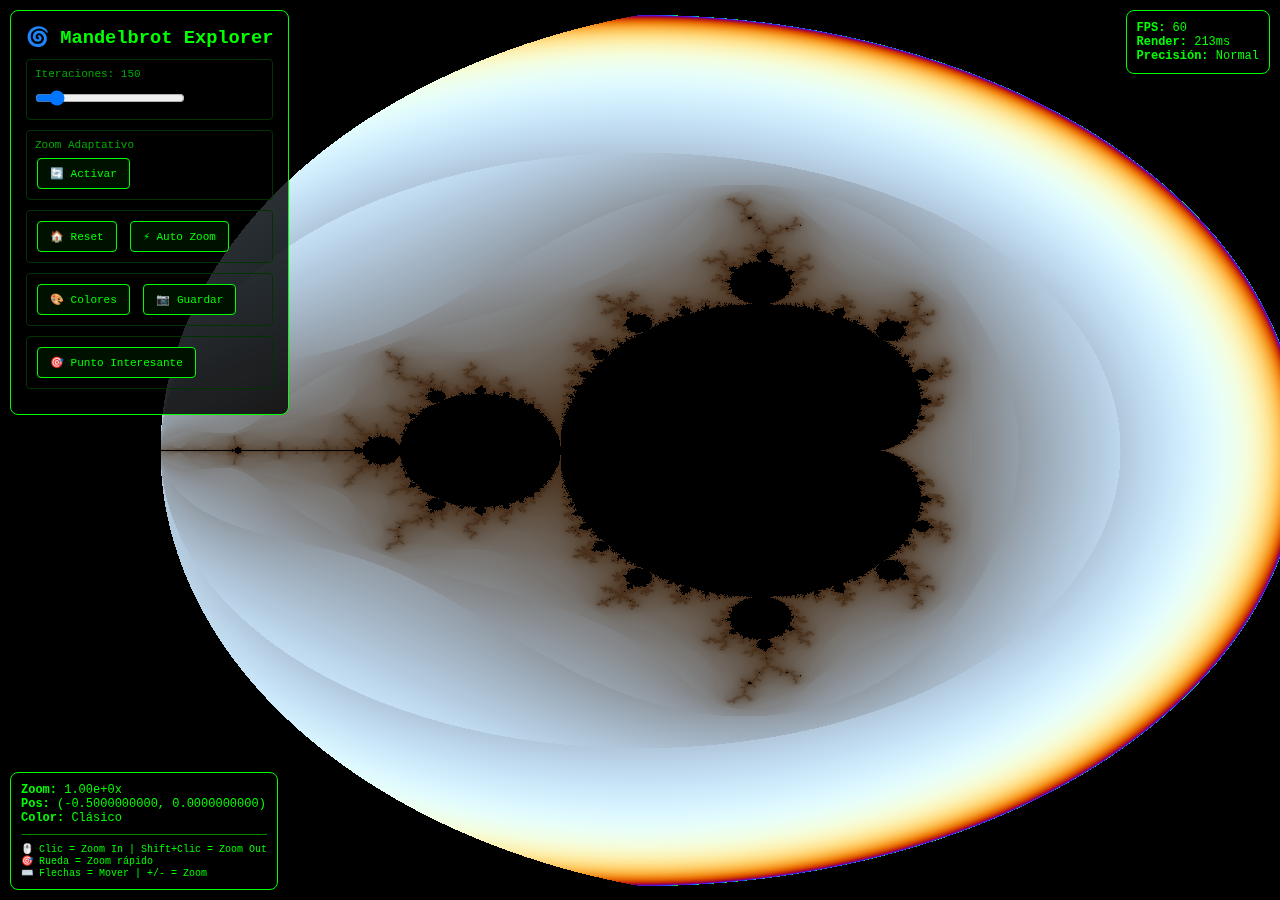
<file: zoom-infinito.html>
<!DOCTYPE html>
<html lang="es">
<head>
    <meta charset="UTF-8">
    <meta name="viewport" content="width=device-width, initial-scale=1.0">
    <title>Explorador de Fractales - Zoom Infinito</title>
    <style>
        body {
            margin: 0;
            padding: 0;
            background: #000;
            font-family: 'Courier New', monospace;
            color: #00ff00;
            overflow: hidden;
        }
        
        #container {
            position: relative;
            width: 100vw;
            height: 100vh;
        }
        
        #canvas {
            display: block;
            cursor: crosshair;
        }
        
        #controls {
            position: absolute;
            top: 10px;
            left: 10px;
            background: rgba(0, 0, 0, 0.8);
            padding: 15px;
            border-radius: 8px;
            border: 1px solid #00ff00;
            z-index: 100;
            max-width: 250px;
        }
        
        #info {
            position: absolute;
            bottom: 10px;
            left: 10px;
            background: rgba(0, 0, 0, 0.8);
            padding: 10px;
            border-radius: 8px;
            border: 1px solid #00ff00;
            font-size: 12px;
        }
        
        #performance {
            position: absolute;
            top: 10px;
            right: 10px;
            background: rgba(0, 0, 0, 0.8);
            padding: 10px;
            border-radius: 8px;
            border: 1px solid #00ff00;
            font-size: 12px;
        }
        
        button {
            background: #001100;
            color: #00ff00;
            border: 1px solid #00ff00;
            padding: 8px 12px;
            margin: 2px;
            border-radius: 4px;
            cursor: pointer;
            font-family: inherit;
            font-size: 11px;
        }
        
        button:hover {
            background: #002200;
            box-shadow: 0 0 5px #00ff00;
        }
        
        input[type="range"] {
            width: 150px;
            margin: 5px 0;
            background: #001100;
        }
        
        .loading {
            position: absolute;
            top: 50%;
            left: 50%;
            transform: translate(-50%, -50%);
            font-size: 18px;
            color: #00ff00;
            z-index: 200;
            text-shadow: 0 0 10px #00ff00;
        }
        
        .control-group {
            margin: 10px 0;
            border: 1px solid #003300;
            padding: 8px;
            border-radius: 4px;
        }
        
        .control-label {
            font-size: 11px;
            margin-bottom: 5px;
            color: #00aa00;
        }
    </style>
</head>
<body>
    <div id="container">
        <canvas id="canvas"></canvas>
        
        <div id="controls">
            <h3 style="margin: 0 0 10px 0; text-align: center;">🌀 Mandelbrot Explorer</h3>
            
            <div class="control-group">
                <div class="control-label">Iteraciones: <span id="iterValue">150</span></div>
                <input type="range" id="iterations" min="50" max="1000" value="150">
            </div>
            
            <div class="control-group">
                <div class="control-label">Zoom Adaptativo</div>
                <button onclick="toggleAdaptiveZoom()" id="adaptiveBtn">🔄 Activar</button>
            </div>
            
            <div class="control-group">
                <button onclick="resetView()">🏠 Reset</button>
                <button onclick="toggleAutoZoom()" id="autoZoomBtn">⚡ Auto Zoom</button>
            </div>
            
            <div class="control-group">
                <button onclick="changeColorScheme()">🎨 Colores</button>
                <button onclick="saveImage()">📷 Guardar</button>
            </div>
            
            <div class="control-group">
                <button onclick="goToInterestingPoint()">🎯 Punto Interesante</button>
            </div>
        </div>
        
        <div id="info">
            <div><strong>Zoom:</strong> <span id="zoomLevel">1x</span></div>
            <div><strong>Pos:</strong> (<span id="posX">-0.5</span>, <span id="posY">0</span>)</div>
            <div><strong>Color:</strong> <span id="colorScheme">Clásico</span></div>
            <hr style="border-color: #003300; margin: 8px 0;">
            <div style="font-size: 10px;">
                <div>🖱️ Clic = Zoom In | Shift+Clic = Zoom Out</div>
                <div>🎯 Rueda = Zoom rápido</div>
                <div>⌨️ Flechas = Mover | +/- = Zoom</div>
            </div>
        </div>
        
        <div id="performance">
            <div><strong>FPS:</strong> <span id="fps">60</span></div>
            <div><strong>Render:</strong> <span id="renderTime">0ms</span></div>
            <div><strong>Precisión:</strong> <span id="precision">Normal</span></div>
        </div>
        
        <div id="loading" class="loading" style="display: none;">
            Generando fractal...<br>
            <small>Nivel de zoom: <span id="loadingZoom"></span></small>
        </div>
    </div>

    <script>
        const canvas = document.getElementById('canvas');
        const ctx = canvas.getContext('2d');
        const loadingDiv = document.getElementById('loading');
        
        // Variables del fractal
        let width, height;
        let centerX = -0.5, centerY = 0;
        let zoom = 1;
        let maxIterations = 150;
        let colorScheme = 0;
        let autoZoomActive = false;
        let adaptiveZoomActive = false;
        let autoZoomInterval;
        let lastRenderTime = 0;
        let fps = 60;
        let frameCount = 0;
        let lastFpsTime = performance.now();
        
        // Puntos interesantes del conjunto de Mandelbrot
        const interestingPoints = [
            { name: "Origen", x: -0.5, y: 0, zoom: 1 },
            { name: "Valle Seahorse", x: -0.7463, y: 0.1102, zoom: 100 },
            { name: "Espiral Dorada", x: -0.7269, y: 0.1889, zoom: 8000 },
            { name: "Mini Mandelbrot", x: -0.16, y: 1.0405, zoom: 50 },
            { name: "Rayo Lightning", x: -1.25066, y: 0.02012, zoom: 2000 },
            { name: "Tendrils", x: 0.3245046418497685, y: 0.04855101129280834, zoom: 1000 },
            { name: "Feather Detail", x: -0.7463, y: 0.1102, zoom: 5000 }
        ];
        let currentPointIndex = 0;
        
        // Esquemas de color mejorados
        const colorSchemes = [
            {
                name: "Clásico",
                fn: (iter, max) => {
                    if (iter === max) return [0, 0, 0];
                    const t = iter / max;
                    const smoothT = t + 1 - Math.log2(Math.log2(iter + 1));
                    return [
                        Math.floor(Math.sin(smoothT * 0.4) * 127 + 128),
                        Math.floor(Math.sin(smoothT * 0.6) * 127 + 128),
                        Math.floor(Math.sin(smoothT * 0.8) * 127 + 128)
                    ];
                }
            },
            {
                name: "Fuego",
                fn: (iter, max) => {
                    if (iter === max) return [0, 0, 0];
                    const t = iter / max;
                    return [
                        Math.floor(255 * Math.min(1, t * 2.5)),
                        Math.floor(255 * Math.max(0, t * 2 - 0.5)),
                        Math.floor(255 * Math.max(0, t * 3 - 2))
                    ];
                }
            },
            {
                name: "Oceánico",
                fn: (iter, max) => {
                    if (iter === max) return [0, 0, 0];
                    const t = iter / max;
                    const wave = Math.sin(t * Math.PI * 3);
                    return [
                        Math.floor(20 + t * 100 + wave * 30),
                        Math.floor(50 + t * 150 + wave * 50),
                        Math.floor(100 + t * 155 + wave * 20)
                    ];
                }
            },
            {
                name: "Aurora",
                fn: (iter, max) => {
                    if (iter === max) return [0, 0, 0];
                    const t = iter / max * 6;
                    return [
                        Math.floor(128 + 127 * Math.sin(t)),
                        Math.floor(128 + 127 * Math.sin(t + 2.1)),
                        Math.floor(128 + 127 * Math.sin(t + 4.2))
                    ];
                }
            },
            {
                name: "Neón",
                fn: (iter, max) => {
                    if (iter === max) return [0, 0, 0];
                    const t = iter / max;
                    const pulse = Math.sin(t * Math.PI * 4);
                    return [
                        Math.floor(255 * t * (0.5 + pulse * 0.5)),
                        Math.floor(255 * (1-t) * 0.8),
                        Math.floor(255 * Math.abs(pulse))
                    ];
                }
            }
        ];
        
        function initCanvas() {
            width = canvas.width = window.innerWidth;
            height = canvas.height = window.innerHeight;
            drawFractal();
        }
        
        function mandelbrotHighPrecision(x, y) {
            let real = x;
            let imag = y;
            let iterations = 0;
            
            // Algoritmo optimizado con escape suave
            while (iterations < maxIterations) {
                const realSq = real * real;
                const imagSq = imag * imag;
                const magnitude = realSq + imagSq;
                
                if (magnitude > 4) {
                    // Escape suave para mejor coloración
                    return iterations + 1 - Math.log2(Math.log2(magnitude));
                }
                
                const newReal = realSq - imagSq + x;
                imag = 2 * real * imag + y;
                real = newReal;
                iterations++;
            }
            
            return maxIterations;
        }
        
        function drawFractal() {
            const startTime = performance.now();
            loadingDiv.style.display = 'block';
            document.getElementById('loadingZoom').textContent = zoom.toExponential(2) + 'x';
            
            // Ajuste automático de iteraciones basado en zoom
            if (adaptiveZoomActive) {
                const zoomFactor = Math.log10(zoom);
                maxIterations = Math.max(50, Math.min(1000, 150 + zoomFactor * 50));
                document.getElementById('iterations').value = maxIterations;
                document.getElementById('iterValue').textContent = Math.floor(maxIterations);
            }
            
            // Usar setTimeout para no bloquear la UI
            setTimeout(() => {
                const imageData = ctx.createImageData(width, height);
                const data = imageData.data;
                
                const scale = 4 / zoom;
                const offsetX = centerX - scale / 2;
                const offsetY = centerY - scale / 2;
                
                // Renderizado optimizado por chunks para mejor performance
                const chunkSize = Math.floor(height / 10);
                let currentChunk = 0;
                
                function renderChunk() {
                    const startY = currentChunk * chunkSize;
                    const endY = Math.min(startY + chunkSize, height);
                    
                    for (let py = startY; py < endY; py++) {
                        for (let px = 0; px < width; px++) {
                            const x = offsetX + (px / width) * scale;
                            const y = offsetY + (py / height) * scale;
                            
                            const iterations = mandelbrotHighPrecision(x, y);
                            const [r, g, b] = colorSchemes[colorScheme].fn(iterations, maxIterations);
                            
                            const index = (py * width + px) * 4;
                            data[index] = r;
                            data[index + 1] = g;
                            data[index + 2] = b;
                            data[index + 3] = 255;
                        }
                    }
                    
                    currentChunk++;
                    
                    if (currentChunk * chunkSize < height) {
                        // Continuar con el siguiente chunk
                        requestAnimationFrame(renderChunk);
                    } else {
                        // Renderizado completo
                        ctx.putImageData(imageData, 0, 0);
                        updateInfo();
                        updatePerformance(performance.now() - startTime);
                        loadingDiv.style.display = 'none';
                    }
                }
                
                renderChunk();
            }, 10);
        }
        
        function updateInfo() {
            document.getElementById('zoomLevel').textContent = zoom.toExponential(2) + 'x';
            document.getElementById('posX').textContent = centerX.toFixed(10);
            document.getElementById('posY').textContent = centerY.toFixed(10);
            document.getElementById('colorScheme').textContent = colorSchemes[colorScheme].name;
        }
        
        function updatePerformance(renderTime) {
            lastRenderTime = renderTime;
            frameCount++;
            
            const now = performance.now();
            if (now - lastFpsTime >= 1000) {
                fps = Math.round(frameCount * 1000 / (now - lastFpsTime));
                frameCount = 0;
                lastFpsTime = now;
            }
            
            document.getElementById('fps').textContent = fps;
            document.getElementById('renderTime').textContent = Math.round(renderTime) + 'ms';
            
            // Indicador de precisión basado en zoom
            let precisionLevel = "Normal";
            if (zoom > 1e6) precisionLevel = "Alta";
            if (zoom > 1e12) precisionLevel = "Extrema";
            if (zoom > 1e18) precisionLevel = "Límite";
            
            document.getElementById('precision').textContent = precisionLevel;
        }
        
        function screenToComplex(screenX, screenY) {
            const scale = 4 / zoom;
            const x = centerX - scale / 2 + (screenX / width) * scale;
            const y = centerY - scale / 2 + (screenY / height) * scale;
            return [x, y];
        }
        
        // Event listeners optimizados
        canvas.addEventListener('click', (e) => {
            const rect = canvas.getBoundingClientRect();
            const x = e.clientX - rect.left;
            const y = e.clientY - rect.top;
            
            const [newCenterX, newCenterY] = screenToComplex(x, y);
            centerX = newCenterX;
            centerY = newCenterY;
            
            if (e.shiftKey) {
                zoom /= 2; // Zoom out
            } else {
                zoom *= 2; // Zoom in
            }
            
            drawFractal();
        });
        
        canvas.addEventListener('wheel', (e) => {
            e.preventDefault();
            const rect = canvas.getBoundingClientRect();
            const x = e.clientX - rect.left;
            const y = e.clientY - rect.top;
            
            const [newCenterX, newCenterY] = screenToComplex(x, y);
            centerX = newCenterX;
            centerY = newCenterY;
            
            const zoomFactor = e.deltaY < 0 ? 1.5 : 1/1.5;
            zoom *= zoomFactor;
            
            drawFractal();
        });
        
        document.getElementById('iterations').addEventListener('input', (e) => {
            maxIterations = parseInt(e.target.value);
            document.getElementById('iterValue').textContent = maxIterations;
            drawFractal();
        });
        
        function resetView() {
            centerX = -0.5;
            centerY = 0;
            zoom = 1;
            drawFractal();
        }
        
        function toggleAutoZoom() {
            const btn = document.getElementById('autoZoomBtn');
            if (autoZoomActive) {
                clearInterval(autoZoomInterval);
                autoZoomActive = false;
                btn.textContent = "⚡ Auto Zoom";
                btn.style.background = "#001100";
            } else {
                autoZoomActive = true;
                btn.textContent = "⏹️ Parar";
                btn.style.background = "#110000";
                autoZoomInterval = setInterval(() => {
                    zoom *= 1.05;
                    if (zoom > 1e20) zoom = 1; // Reset si llegamos muy lejos
                    drawFractal();
                }, 300);
            }
        }
        
        function toggleAdaptiveZoom() {
            const btn = document.getElementById('adaptiveBtn');
            adaptiveZoomActive = !adaptiveZoomActive;
            
            if (adaptiveZoomActive) {
                btn.textContent = "✅ Activo";
                btn.style.background = "#001100";
            } else {
                btn.textContent = "🔄 Activar";
                btn.style.background = "#110000";
            }
        }
        
        function changeColorScheme() {
            colorScheme = (colorScheme + 1) % colorSchemes.length;
            drawFractal();
        }
        
        function goToInterestingPoint() {
            const point = interestingPoints[currentPointIndex];
            centerX = point.x;
            centerY = point.y;
            zoom = point.zoom;
            
            currentPointIndex = (currentPointIndex + 1) % interestingPoints.length;
            drawFractal();
        }
        
        function saveImage() {
            const link = document.createElement('a');
            const timestamp = new Date().toISOString().slice(0, 19).replace(/:/g, '-');
            link.download = `mandelbrot_${timestamp}_zoom_${zoom.toExponential(2)}.png`;
            link.href = canvas.toDataURL('image/png');
            link.click();
        }
        
        // Navegación por teclado optimizada
        document.addEventListener('keydown', (e) => {
            const step = 0.1 / zoom;
            switch(e.key.toLowerCase()) {
                case 'arrowup':
                case 'w': centerY -= step; drawFractal(); break;
                case 'arrowdown':
                case 's': centerY += step; drawFractal(); break;
                case 'arrowleft':
                case 'a': centerX -= step; drawFractal(); break;
                case 'arrowright':
                case 'd': centerX += step; drawFractal(); break;
                case '+':
                case '=': zoom *= 1.5; drawFractal(); break;
                case '-': zoom /= 1.5; drawFractal(); break;
                case 'r': resetView(); break;
                case 'c': changeColorScheme(); break;
                case 'f': goToInterestingPoint(); break;
                case ' ': e.preventDefault(); toggleAutoZoom(); break;
                case 'h': toggleAdaptiveZoom(); break;
            }
        });
        
        // Auto-resize optimizado
        let resizeTimeout;
        window.addEventListener('resize', () => {
            clearTimeout(resizeTimeout);
            resizeTimeout = setTimeout(() => {
                initCanvas();
            }, 250);
        });
        
        // Inicializar la aplicación
        console.log("🌀 Mandelbrot Explorer iniciado");
        console.log("Controles: Clic para zoom, Shift+Clic para zoom out, rueda del mouse, teclas WASD");
        initCanvas();
    </script>
</body>
</html>
</file>
<file: assets/styles/main.css>
@import url('https://fonts.googleapis.com/css2?family=Source+Code+Pro:wght@400;500;600&family=Inter:wght@400;500;600&display=swap');

* {
    margin: 0;
    padding: 0;
    box-sizing: border-box;
}

body {
    font-family: 'Inter', sans-serif;
    background: #1e1e2e;
    color: #cdd6f4;
    height: 100vh;
    overflow: hidden;
}

/* Controles flotantes para modo fullscreen */
.fullscreen-controls {
    position: fixed;
    top: 20px;
    left: 20px;
    display: flex;
    flex-direction: column;
    gap: 10px;
    z-index: 1000;
    opacity: 0.9;
    transition: opacity 0.3s ease;
}

.fullscreen-controls:hover {
    opacity: 1;
}

.fullscreen-btn {
    background: rgba(17, 17, 27, 0.95);
    border: 1px solid #45475a;
    color: #cdd6f4;
    padding: 12px 16px;
    border-radius: 8px;
    cursor: pointer;
    font-family: 'Inter', sans-serif;
    font-size: 14px;
    font-weight: 500;
    transition: all 0.2s ease;
    backdrop-filter: blur(10px);
    white-space: nowrap;
    min-width: 140px;
    text-align: left;
}

.fullscreen-btn:hover {
    background: rgba(137, 180, 250, 0.2);
    border-color: #89b4fa;
    transform: translateY(-1px);
}

.fullscreen-btn:active {
    transform: translateY(0);
}

/* Panel de parámetros flotante */
.fullscreen-params {
    position: fixed;
    top: 60px;
    left: 20px;
    background: rgba(17, 17, 27, 0.95);
    border: 1px solid #45475a;
    border-radius: 8px;
    padding: 15px;
    z-index: 1000;
    backdrop-filter: blur(10px);
    min-width: 280px;
    opacity: 0.9;
    transition: all 0.3s ease;
    transform: translateY(-10px);
}

.fullscreen-params .param-control {
    margin-bottom: 15px;
}

.fullscreen-params .param-label {
    color: #89b4fa;
    font-size: 13px;
    margin-bottom: 5px;
    display: block;
}

.fullscreen-params input[type="range"] {
    width: 100%;
    margin: 5px 0;
}

.fullscreen-params select {
    width: 100%;
    background: #313244;
    border: 1px solid #45475a;
    color: #cdd6f4;
    padding: 5px;
    border-radius: 4px;
}

/* Fullscreen mode styles */
:fullscreen {
    background: #000 !important;
}

:fullscreen .app-layout {
    grid-template-areas: "canvas";
    grid-template-columns: 1fr;
    grid-template-rows: 1fr;
}

:fullscreen .header,
:fullscreen .params-panel,
:fullscreen .data-panel,
:fullscreen .console {
    display: none !important;
}

:fullscreen .viewport {
    position: fixed !important;
    top: 0 !important;
    left: 0 !important;
    width: 100vw !important;
    height: 100vh !important;
    z-index: 999 !important;
}

:fullscreen canvas {
    width: 100vw !important;
    height: 100vh !important;
}

/* Mostrar controles flotantes en fullscreen */
:fullscreen .fullscreen-controls {
    display: flex !important;
    z-index: 1001 !important;
}

:fullscreen .fullscreen-params {
    z-index: 1001 !important;
}

/* Color picker styles */
.color-picker {
    width: 50px;
    height: 30px;
    border: 1px solid #45475a;
    border-radius: 4px;
    background: none;
    cursor: pointer;
}

.color-picker::-webkit-color-swatch {
    border: none;
    border-radius: 3px;
}

.app-layout {
    display: grid;
    grid-template-areas:
        "header header header"
        "params canvas data"
        "console console console";
    grid-template-columns: 300px 1fr 270px;
    grid-template-rows: 45px 1fr 200px;
    height: 100vh;
    gap: 1px;
    background: #11111b;
}

/* Scientific Header */
.header {
    grid-area: header;
    background: #181825;
    border-bottom: 1px solid #313244;
    display: flex;
    align-items: center;
    justify-content: space-between;
    padding: 0 20px;
}

.header-left {
    display: flex;
    align-items: center;
    gap: 20px;
}

.app-title {
    font-family: 'Source Code Pro', monospace;
    font-weight: 600;
    color: #89b4fa;
    font-size: 1rem;
}

.session-info {
    font-family: 'Source Code Pro', monospace;
    font-size: 0.8rem;
    color: #a6adc8;
}

.header-actions {
    display: flex;
    gap: 8px;
}

.header-btn {
    background: rgba(137, 180, 250, 0.1);
    border: 1px solid #313244;
    color: #89b4fa;
    padding: 6px 12px;
    font-family: 'Source Code Pro', monospace;
    font-size: 0.75rem;
    border-radius: 4px;
    cursor: pointer;
    transition: all 0.2s;
}

.header-btn:hover {
    background: rgba(137, 180, 250, 0.2);
    border-color: #89b4fa;
}

/* Parameter Panel */
.params-panel {
    grid-area: params;
    background: #181825;
    border-right: 1px solid #313244;
    padding: 15px;
    overflow-y: auto;
}

.params-section {
    margin-bottom: 25px;
}

.section-header {
    font-family: 'Source Code Pro', monospace;
    font-size: 0.8rem;
    color: #f38ba8;
    text-transform: uppercase;
    letter-spacing: 0.5px;
    margin-bottom: 12px;
    padding-bottom: 5px;
    border-bottom: 1px solid #313244;
}

.fractal-selector {
    display: flex;
    flex-direction: column;
    gap: 6px;
}

.fractal-option {
    background: #1e1e2e;
    border: 1px solid #313244;
    color: #cdd6f4;
    padding: 10px;
    border-radius: 4px;
    cursor: pointer;
    transition: all 0.2s;
    font-family: 'Source Code Pro', monospace;
    font-size: 0.8rem;
    display: flex;
    align-items: center;
    gap: 8px;
}

.fractal-option:hover {
    border-color: #89b4fa;
    background: rgba(137, 180, 250, 0.1);
}

.fractal-option.active {
    background: rgba(137, 180, 250, 0.2);
    border-color: #89b4fa;
    color: #89b4fa;
}

.param-control {
    margin-bottom: 15px;
}

.param-label {
    font-family: 'Source Code Pro', monospace;
    font-size: 0.75rem;
    color: #a6adc8;
    margin-bottom: 6px;
    display: flex;
    justify-content: space-between;
    align-items: center;
}

.param-value {
    color: #f9e2af;
    font-weight: 500;
}

.scientific-slider {
    width: 100%;
    height: 2px;
    background: #313244;
    border-radius: 1px;
    outline: none;
    -webkit-appearance: none;
    appearance: none;
}

.scientific-slider::-webkit-slider-thumb {
    appearance: none;
    width: 12px;
    height: 12px;
    background: #89b4fa;
    border-radius: 2px;
    cursor: pointer;
}

.scientific-slider::-moz-range-thumb {
    width: 12px;
    height: 12px;
    background: #89b4fa;
    border-radius: 2px;
    cursor: pointer;
    border: none;
}

.param-input {
    background: #1e1e2e;
    border: 1px solid #313244;
    color: #cdd6f4;
    padding: 6px 8px;
    border-radius: 3px;
    font-family: 'Source Code Pro', monospace;
    font-size: 0.75rem;
    width: 100%;
    margin-top: 4px;
}

.param-input:focus {
    outline: none;
    border-color: #89b4fa;
}

.quality-select {
    background: #1e1e2e;
    border: 1px solid #313244;
    color: #cdd6f4;
    padding: 6px 8px;
    border-radius: 3px;
    font-family: 'Source Code Pro', monospace;
    font-size: 0.75rem;
    width: 100%;
    margin-top: 4px;
    cursor: pointer;
}

.quality-select:focus {
    outline: none;
    border-color: #89b4fa;
}

.quality-select option {
    background: #1e1e2e;
    color: #cdd6f4;
}

.transform-matrix {
    display: grid;
    grid-template-columns: 1fr 1fr 1fr;
    gap: 4px;
}

.matrix-btn {
    background: #1e1e2e;
    border: 1px solid #313244;
    color: #a6adc8;
    padding: 8px 4px;
    border-radius: 3px;
    cursor: pointer;
    font-family: 'Source Code Pro', monospace;
    font-size: 0.7rem;
    transition: all 0.2s;
}

.matrix-btn:hover {
    background: rgba(137, 180, 250, 0.1);
    border-color: #89b4fa;
    color: #89b4fa;
}

.matrix-btn:active {
    background: rgba(137, 180, 250, 0.3);
}

/* Canvas Area */
.canvas-area {
    grid-area: canvas;
    background: #11111b;
    position: relative;
    display: flex;
    align-items: center;
    justify-content: center;
}

.viewport {
    width: calc(100% - 20px);
    height: calc(100% - 20px);
    background: #000000;
    border: 1px solid #313244;
    border-radius: 4px;
    position: relative;
    overflow: hidden;
}

.fractal-canvas {
    width: 100%;
    height: 100%;
    display: block;
    background: #000000;
    image-rendering: auto;
    image-rendering: high-quality;
    image-rendering: -webkit-optimize-contrast;
    image-rendering: optimize-contrast;
    /* Removed pixelated for smooth rendering */
}

.viewport-info {
    position: absolute;
    top: 10px;
    left: 10px;
    background: rgba(17, 17, 27, 0.9);
    padding: 8px 10px;
    border-radius: 4px;
    font-family: 'Source Code Pro', monospace;
    font-size: 0.7rem;
    color: #a6adc8;
    border: 1px solid #313244;
}

.coordinates {
    position: absolute;
    bottom: 10px;
    right: 10px;
    background: rgba(17, 17, 27, 0.9);
    padding: 6px 8px;
    border-radius: 4px;
    font-family: 'Source Code Pro', monospace;
    font-size: 0.7rem;
    color: #f9e2af;
    border: 1px solid #313244;
}

/* Data Panel */
.data-panel {
    grid-area: data;
    background: #181825;
    border-left: 1px solid #313244;
    padding: 15px;
    overflow-y: auto;
}

.data-section {
    margin-bottom: 20px;
}

.data-header {
    font-family: 'Source Code Pro', monospace;
    font-size: 0.8rem;
    color: #a6e3a1;
    margin-bottom: 10px;
    text-transform: uppercase;
}

.metric-item {
    display: flex;
    justify-content: space-between;
    align-items: center;
    margin-bottom: 8px;
    font-family: 'Source Code Pro', monospace;
    font-size: 0.75rem;
}

.metric-label {
    color: #a6adc8;
}

.metric-value {
    color: #f9e2af;
    font-weight: 500;
}

.progress-bar {
    width: 100%;
    height: 4px;
    background: #313244;
    border-radius: 2px;
    overflow: hidden;
    margin: 8px 0;
}

.progress-fill {
    height: 100%;
    background: linear-gradient(90deg, #a6e3a1, #89b4fa);
    width: 0%;
    transition: width 0.3s;
}

.data-graph {
    background: #1e1e2e;
    border: 1px solid #313244;
    border-radius: 4px;
    height: 80px;
    display: flex;
    align-items: end;
    padding: 5px;
    gap: 2px;
}

.graph-bar {
    flex: 1;
    background: linear-gradient(to top, #89b4fa, #b4befe);
    border-radius: 1px;
    min-height: 2px;
}

/* Console */
.console {
    grid-area: console;
    background: #181825;
    border-top: 1px solid #313244;
    display: flex;
    flex-direction: column;
}

.console-header {
    background: #1e1e2e;
    border-bottom: 1px solid #313244;
    padding: 8px 15px;
    font-family: 'Source Code Pro', monospace;
    font-size: 0.8rem;
    color: #f38ba8;
    display: flex;
    align-items: center;
    justify-content: space-between;
}

.console-clear {
    background: rgba(243, 139, 168, 0.1);
    border: 1px solid #313244;
    color: #f38ba8;
    padding: 4px 8px;
    border-radius: 3px;
    cursor: pointer;
    font-family: 'Source Code Pro', monospace;
    font-size: 0.7rem;
    transition: all 0.2s;
}

.console-clear:hover {
    background: rgba(243, 139, 168, 0.2);
    border-color: #f38ba8;
}

.console-content {
    flex: 1;
    padding: 10px 15px;
    overflow-y: auto;
    font-family: 'Source Code Pro', monospace;
    font-size: 0.75rem;
}

.log-entry {
    margin-bottom: 4px;
    display: flex;
    gap: 8px;
}

.log-time {
    color: #6c7086;
    min-width: 60px;
}

.log-level {
    min-width: 45px;
    font-weight: 500;
}

.log-level.info { color: #89b4fa; }
.log-level.warn { color: #f9e2af; }
.log-level.error { color: #f38ba8; }
.log-level.debug { color: #a6e3a1; }

.log-message {
    color: #cdd6f4;
}

/* Responsive */
@media (max-width: 1400px) {
    .app-layout {
        grid-template-columns: 280px 1fr 250px;
    }
}

@media (max-width: 1200px) {
    .app-layout {
        grid-template-columns: 260px 1fr 230px;
    }
}

/* WebGL Error Styles */
.webgl-error {
    color: #f38ba8;
    background: rgba(243, 139, 168, 0.1);
    border: 1px solid #f38ba8;
    padding: 10px;
    border-radius: 4px;
    text-align: center;
    font-family: 'Source Code Pro', monospace;
}

/* Loading Animation */
.loading {
    display: flex;
    align-items: center;
    justify-content: center;
    height: 100%;
    flex-direction: column;
    color: #89b4fa;
    font-family: 'Source Code Pro', monospace;
}

.loading-spinner {
    border: 2px solid #313244;
    border-top: 2px solid #89b4fa;
    border-radius: 50%;
    width: 30px;
    height: 30px;
    animation: spin 1s linear infinite;
    margin-bottom: 10px;
}

@keyframes spin {
    0% { transform: rotate(0deg); }
    100% { transform: rotate(360deg); }
}

/* Modo Pantalla Completa Real */
.app-layout.fullscreen,
:fullscreen .app-layout,
:-webkit-full-screen .app-layout,
:-moz-full-screen .app-layout {
    grid-template-areas: "canvas";
    grid-template-columns: 1fr;
    grid-template-rows: 1fr;
    height: 100vh;
    width: 100vw;
}

.app-layout.fullscreen .params-panel,
.app-layout.fullscreen .data-panel,
.app-layout.fullscreen .console,
.app-layout.fullscreen .header,
:fullscreen .params-panel,
:fullscreen .data-panel,
:fullscreen .console,
:fullscreen .header,
:-webkit-full-screen .params-panel,
:-webkit-full-screen .data-panel,
:-webkit-full-screen .console,
:-webkit-full-screen .header,
:-moz-full-screen .params-panel,
:-moz-full-screen .data-panel,
:-moz-full-screen .console,
:-moz-full-screen .header {
    display: none;
}

.app-layout.fullscreen .canvas-area,
:fullscreen .canvas-area,
:-webkit-full-screen .canvas-area,
:-moz-full-screen .canvas-area {
    position: relative;
    width: 100%;
    height: 100%;
}

/* Controles flotantes en modo fullscreen */
.fullscreen-controls {
    position: absolute;
    top: 20px;
    right: 20px;
    z-index: 1000;
    display: none;
    flex-direction: column;
    gap: 10px;
    /* Evitar que el contenedor se expanda a todo el ancho (se heredaba left:20px del bloque anterior) */
    left: auto !important;
    width: auto;
    align-items: flex-start; /* No estirar botones al ancho completo */
}

.app-layout.fullscreen .fullscreen-controls,
:fullscreen .fullscreen-controls,
:-webkit-full-screen .fullscreen-controls,
:-moz-full-screen .fullscreen-controls {
    display: flex;
}

.fullscreen-btn {
    background: rgba(24, 24, 37, 0.9);
    border: 1px solid #313244;
    color: #cdd6f4;
    padding: 8px 12px;
    border-radius: 6px;
    cursor: pointer;
    transition: all 0.2s;
    font-family: 'Inter', sans-serif;
    font-size: 0.85rem;
    backdrop-filter: blur(10px);
}

.fullscreen-btn:hover {
    background: rgba(137, 180, 250, 0.2);
    border-color: #89b4fa;
    color: #89b4fa;
}

/* Información de coordenadas más visible en fullscreen */
.app-layout.fullscreen .coordinates,
:fullscreen .coordinates,
:-webkit-full-screen .coordinates,
:-moz-full-screen .coordinates {
    position: absolute;
    bottom: 20px;
    left: 20px;
    background: rgba(24, 24, 37, 0.9);
    padding: 8px 12px;
    border-radius: 6px;
    border: 1px solid #313244;
    backdrop-filter: blur(10px);
    font-family: 'Source Code Pro', monospace;
    font-size: 0.9rem;
}

/* Panel de parámetros básicos flotante */
.fullscreen-params {
    position: absolute;
    top: 20px;
    left: 20px;
    z-index: 999;
    background: rgba(24, 24, 37, 0.95);
    border: 1px solid #313244;
    border-radius: 8px;
    padding: 15px;
    backdrop-filter: blur(10px);
    display: none;
    max-width: 300px;
}

.app-layout.fullscreen .fullscreen-params.visible,
:fullscreen .fullscreen-params.visible,
:-webkit-full-screen .fullscreen-params.visible,
:-moz-full-screen .fullscreen-params.visible {
    display: block;
}

.fullscreen-params .param-control {
    margin-bottom: 10px;
}

.fullscreen-params .param-control:last-child {
    margin-bottom: 0;
}

/* Tooltips para explicar parámetros */
.param-hint {
    font-size: 0.7rem;
    color: #a6adc8;
    margin-top: 4px;
    font-style: italic;
}

/* Canvas en modo fullscreen ocupa toda la pantalla */
.app-layout.fullscreen .fractal-canvas,
:fullscreen .fractal-canvas,
:-webkit-full-screen .fractal-canvas,
:-moz-full-screen .fractal-canvas {
    width: 100vw !important;
    height: 100vh !important;
    position: absolute;
    top: 0;
    left: 0;
}

/* Viewport info en fullscreen */
.app-layout.fullscreen .viewport-info,
:fullscreen .viewport-info,
:-webkit-full-screen .viewport-info,
:-moz-full-screen .viewport-info {
    position: absolute;
    top: 20px;
    left: 50%;
    transform: translateX(-50%);
    background: rgba(24, 24, 37, 0.9);
    padding: 6px 12px;
    border-radius: 4px;
    border: 1px solid #313244;
    backdrop-filter: blur(10px);
    font-size: 0.8rem;
}
</file>
